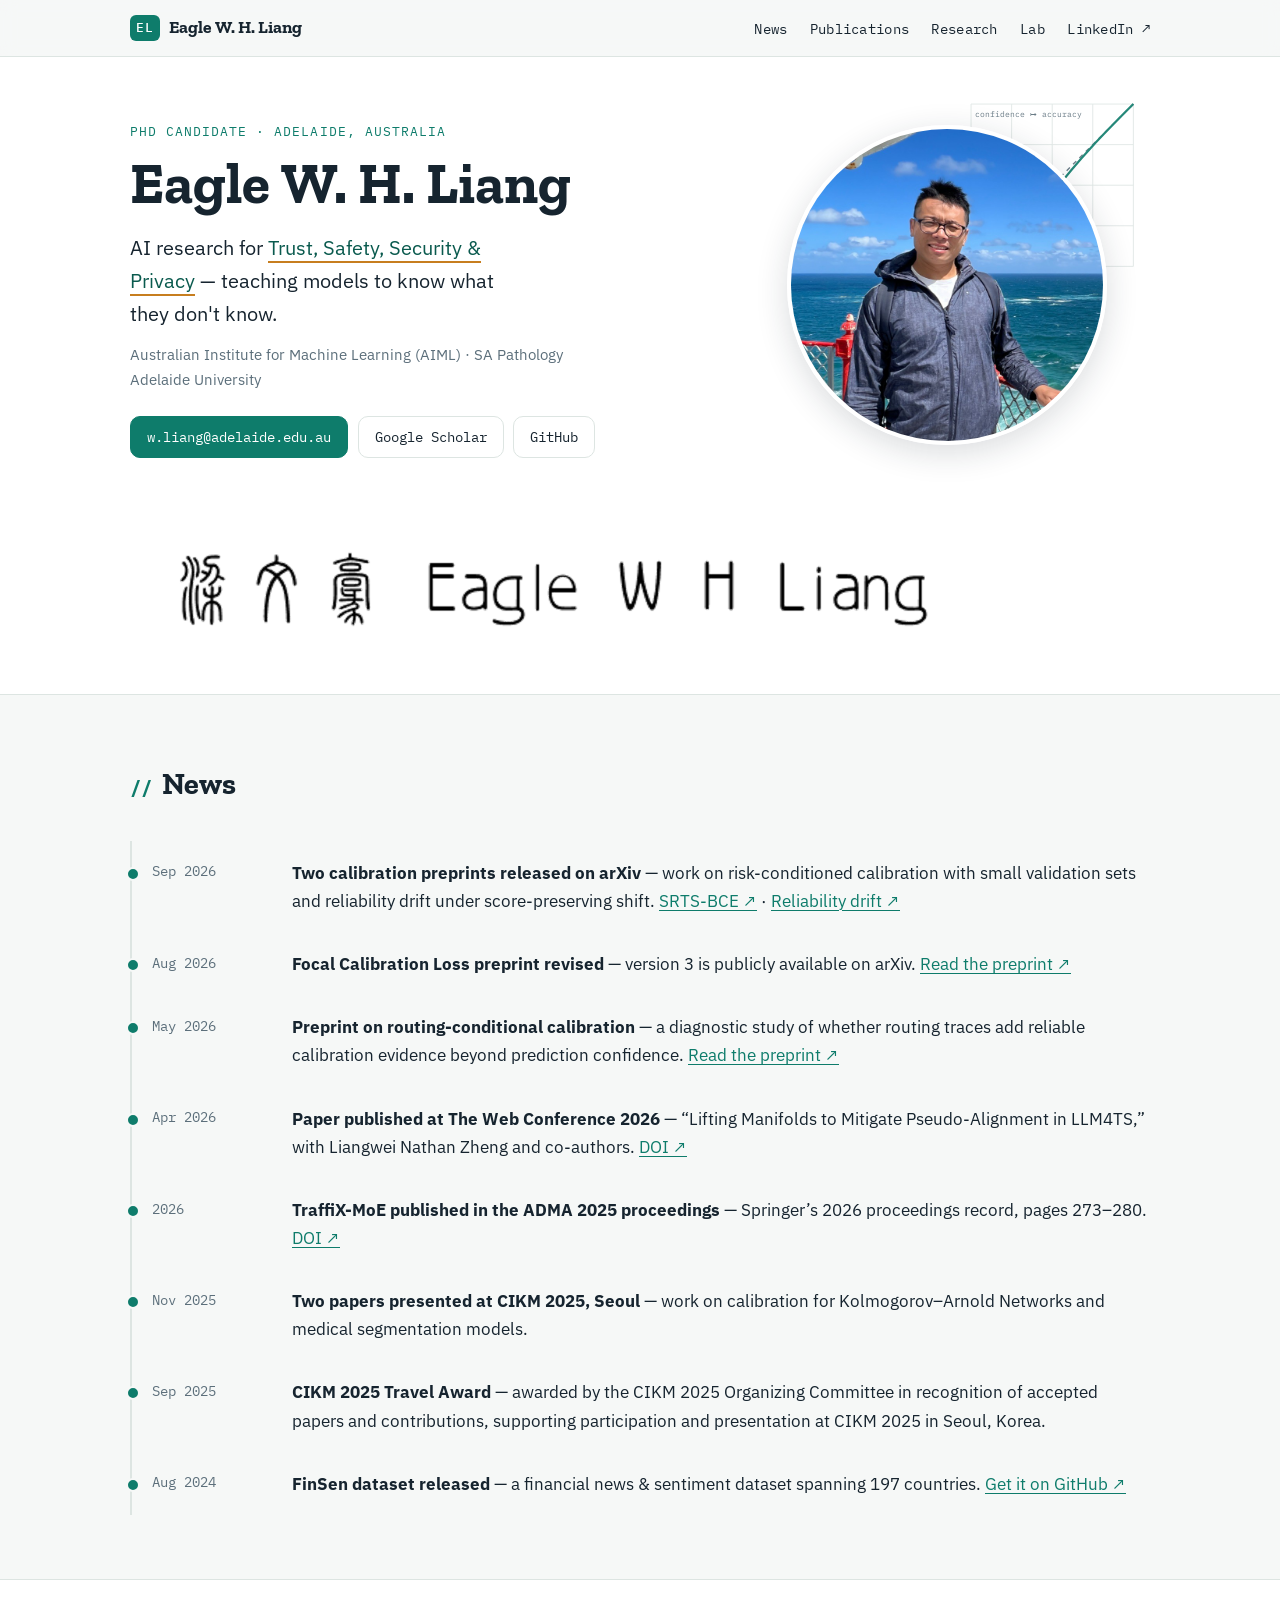
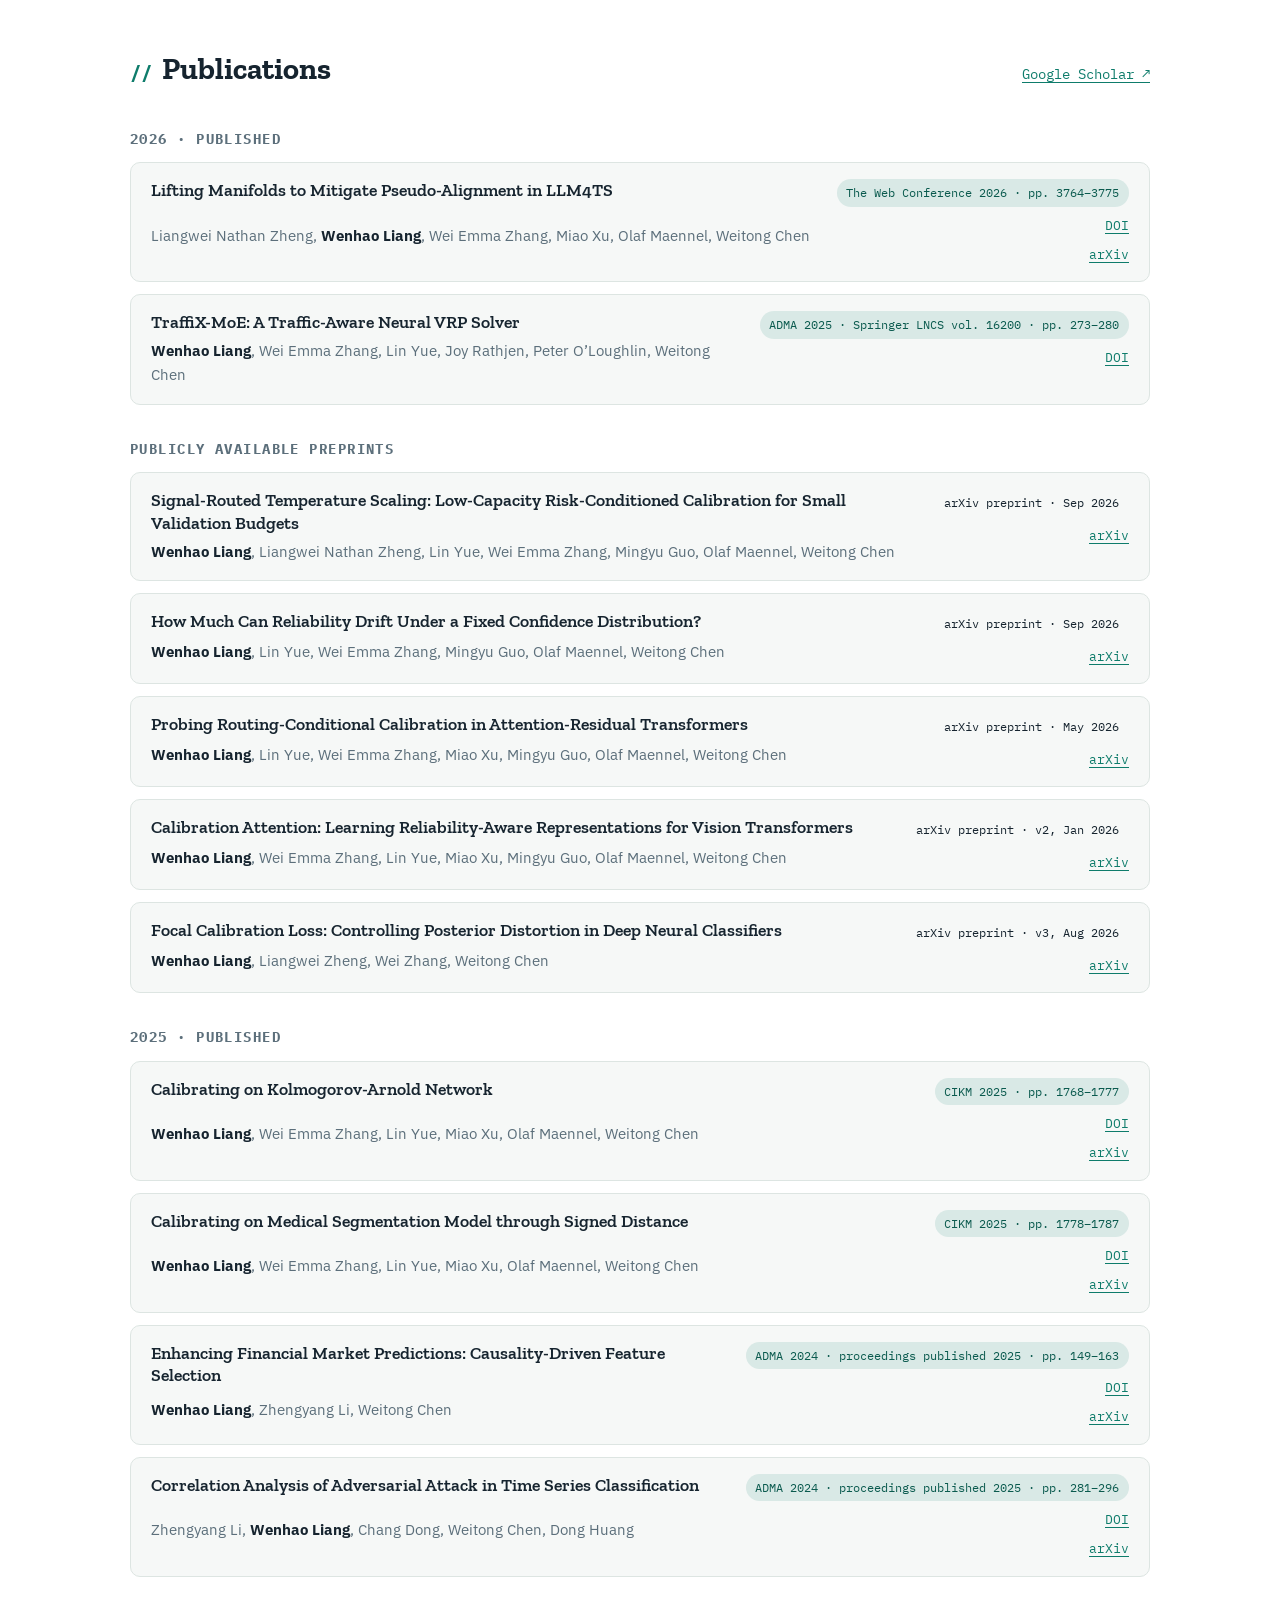
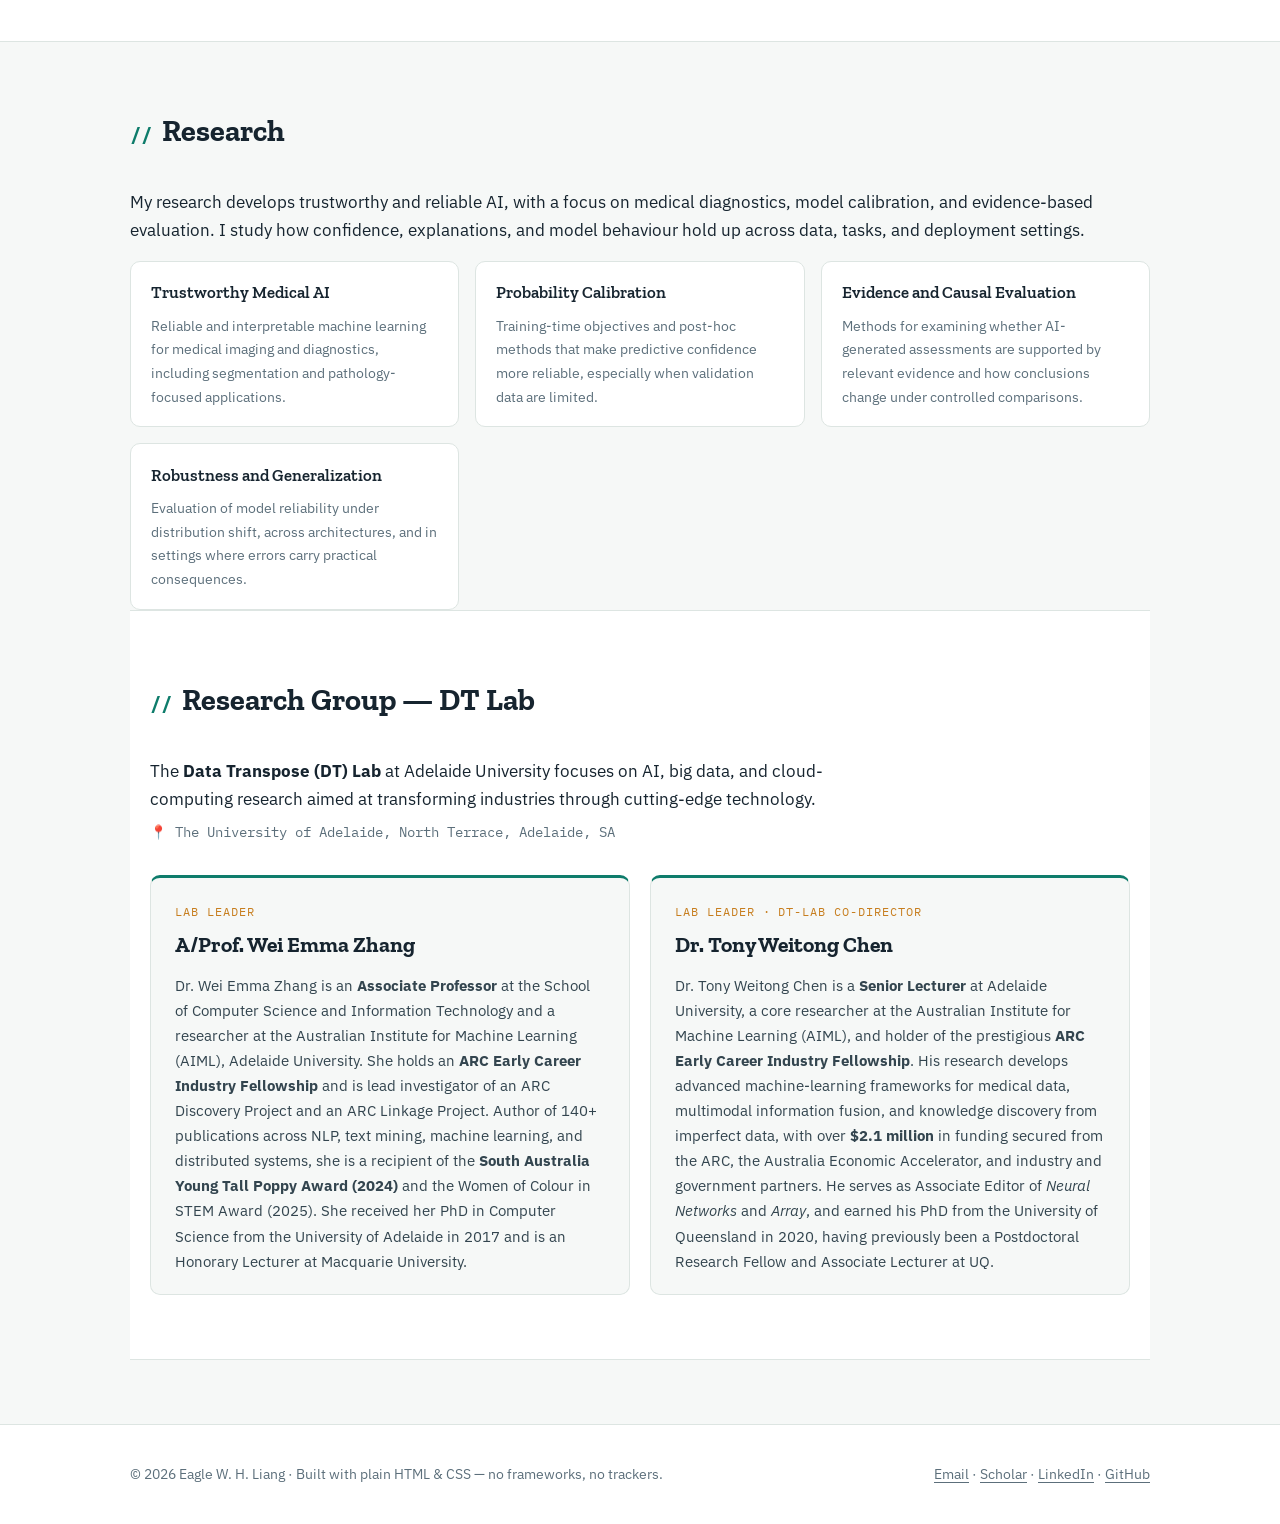
<file: index.html>
<!DOCTYPE html>
<html lang="en">
<head>
  <meta charset="UTF-8">
  <meta name="viewport" content="width=device-width, initial-scale=1">
  <title>Eagle W. H. Liang — AI Research for Trust, Safety, Security &amp; Privacy</title>
  <meta name="description" content="Eagle Wenhao Liang, PhD candidate at the Australian Institute for Machine Learning (AIML), Adelaide University. Research on model calibration, trustworthy machine learning, and AI for health.">
  <meta name="author" content="Eagle W. H. Liang">
  <link rel="icon" href="assets/eagle.jpeg">
  <link rel="canonical" href="https://eaglewhliang.github.io/">

  <!-- Open Graph -->
  <meta property="og:title" content="Eagle W. H. Liang">
  <meta property="og:description" content="PhD Candidate · AI Research for Trust, Safety, Security &amp; Privacy · AIML, Adelaide University">
  <meta property="og:image" content="https://eaglewhliang.github.io/assets/eagle.jpeg">
  <meta property="og:type" content="profile">

  <link rel="preconnect" href="https://fonts.googleapis.com">
  <link rel="preconnect" href="https://fonts.gstatic.com" crossorigin>
  <link href="https://fonts.googleapis.com/css2?family=Zilla+Slab:wght@500;600;700&family=IBM+Plex+Sans:wght@400;500;600&family=IBM+Plex+Mono:wght@400;500&display=swap" rel="stylesheet">
  <link rel="stylesheet" href="styles.css">

  <script type="application/ld+json">
  {
    "@context": "https://schema.org",
    "@type": "Person",
    "name": "Wenhao (Eagle) Liang",
    "alternateName": "Eagle W. H. Liang",
    "jobTitle": "PhD Candidate",
    "affiliation": [
      {"@type": "Organization", "name": "Australian Institute for Machine Learning (AIML), Adelaide University"},
      {"@type": "Organization", "name": "SA Pathology"}
    ],
    "email": "mailto:w.liang@adelaide.edu.au",
    "url": "https://eaglewhliang.github.io/",
    "sameAs": [
      "https://scholar.google.com/citations?user=3f4N-oQAAAAJ",
      "https://www.linkedin.com/in/eagle-w-h-liang-7a3728153/",
      "https://github.com/EagleAdelaide"
    ]
  }
  </script>
</head>
<body>

<a class="skip-link" href="#about">Skip to content</a>

<header class="topbar">
  <nav class="container topbar-inner" aria-label="Main navigation">
    <a class="brand" href="#about"><span class="brand-mark">EL</span> Eagle&nbsp;W.&nbsp;H.&nbsp;Liang</a>
    <input type="checkbox" id="nav-toggle" class="nav-toggle" aria-hidden="true">
    <label for="nav-toggle" class="nav-burger" aria-label="Toggle menu"><span></span><span></span><span></span></label>
    <ul class="nav-links">
      <li><a href="#news">News</a></li>
      <li><a href="#publications">Publications</a></li>
      <li><a href="#research">Research</a></li>
      <li><a href="#lab">Lab</a></li>
      <li><a href="https://www.linkedin.com/in/eagle-w-h-liang-7a3728153/" target="_blank" rel="noopener">LinkedIn ↗</a></li>
    </ul>
  </nav>
</header>

<main>

  <!-- ============ HERO ============ -->
  <section class="hero" id="about">
    <div class="container hero-grid">
      <div class="hero-text">
        <p class="eyebrow">PhD Candidate · Adelaide, Australia</p>
        <h1>Eagle&nbsp;W.&nbsp;H. Liang</h1>
        <p class="hero-sub">AI research for <em>Trust, Safety, Security &amp; Privacy</em> — teaching models to know what they don't know.</p>
        <p class="hero-affil">Australian Institute for Machine Learning (AIML) · SA&nbsp;Pathology<br>Adelaide University</p>
        <div class="hero-actions">
          <a class="btn btn-primary" href="mailto:w.liang@adelaide.edu.au">w.liang@adelaide.edu.au</a>
          <a class="btn" href="https://scholar.google.com/citations?user=3f4N-oQAAAAJ&hl=en" target="_blank" rel="noopener">Google Scholar</a>
          <a class="btn" href="https://github.com/EagleAdelaide" target="_blank" rel="noopener">GitHub</a>
        </div>
      </div>

      <div class="hero-visual">
        <figure class="portrait-frame">
          <!-- Signature: reliability diagram — a nod to my calibration research -->
          <svg class="calib-svg" viewBox="0 0 220 220" aria-hidden="true">
            <g class="calib-grid">
              <line x1="20" y1="200" x2="200" y2="200"/><line x1="20" y1="155" x2="200" y2="155"/>
              <line x1="20" y1="110" x2="200" y2="110"/><line x1="20" y1="65"  x2="200" y2="65"/>
              <line x1="20" y1="20"  x2="200" y2="20"/>
              <line x1="20" y1="20"  x2="20"  y2="200"/><line x1="65" y1="20"  x2="65"  y2="200"/>
              <line x1="110" y1="20" x2="110" y2="200"/><line x1="155" y1="20" x2="155" y2="200"/>
              <line x1="200" y1="20" x2="200" y2="200"/>
            </g>
            <line class="calib-diag" x1="20" y1="200" x2="200" y2="20"/>
            <path class="calib-curve" d="M20,200 C 60,190 80,160 110,120 S 170,50 200,20"/>
            <circle class="calib-dot" cx="110" cy="120" r="4"/>
            <text class="calib-label" x="24" y="34">confidence ↦ accuracy</text>
          </svg>
          <img src="assets/eagle.jpeg" alt="Portrait of Eagle W. H. Liang" width="800" height="800" loading="eager">
        </figure>
      </div>
    </div>
    <div class="container hero-banner">
      <img src="assets/eagleWHLiang_touming_2.png" alt="" width="1456" height="246" loading="lazy">
    </div>
  </section>

  <!-- ============ NEWS ============ -->
  <section class="section" id="news">
    <div class="container">
      <h2 class="section-title"><span class="tick">//</span> News</h2>
      <ol class="timeline">
        <li>
          <span class="tl-date">Sep 2026</span>
          <div class="tl-body">
            <strong>Two calibration preprints released on arXiv</strong> — work on risk-conditioned calibration with small validation sets and reliability drift under score-preserving shift.
            <a href="https://arxiv.org/abs/2609.38936" target="_blank" rel="noopener">SRTS-BCE ↗</a> ·
            <a href="https://arxiv.org/abs/2609.38917" target="_blank" rel="noopener">Reliability drift ↗</a>
          </div>
        </li>
        <li>
          <span class="tl-date">Aug 2026</span>
          <div class="tl-body">
            <strong>Focal Calibration Loss preprint revised</strong> — version 3 is publicly available on arXiv.
            <a href="https://arxiv.org/abs/2410.18321" target="_blank" rel="noopener">Read the preprint ↗</a>
          </div>
        </li>
        <li>
          <span class="tl-date">May 2026</span>
          <div class="tl-body">
            <strong>Preprint on routing-conditional calibration</strong> — a diagnostic study of whether routing traces add reliable calibration evidence beyond prediction confidence.
            <a href="https://arxiv.org/abs/2605.09850" target="_blank" rel="noopener">Read the preprint ↗</a>
          </div>
        </li>
        <li>
          <span class="tl-date">Apr 2026</span>
          <div class="tl-body">
            <strong>Paper published at The Web Conference 2026</strong> — “Lifting Manifolds to Mitigate Pseudo-Alignment in LLM4TS,” with Liangwei Nathan Zheng and co-authors.
            <a href="https://doi.org/10.1145/3774904.3792280" target="_blank" rel="noopener">DOI ↗</a>
          </div>
        </li>
        <li>
          <span class="tl-date">2026</span>
          <div class="tl-body">
            <strong>TraffiX-MoE published in the ADMA 2025 proceedings</strong> — Springer’s 2026 proceedings record, pages 273–280.
            <a href="https://doi.org/10.1007/978-981-95-3462-3_23" target="_blank" rel="noopener">DOI ↗</a>
          </div>
        </li>
        <li>
          <span class="tl-date">Nov 2025</span>
          <div class="tl-body">
            <strong>Two papers presented at CIKM 2025, Seoul</strong> — work on calibration for Kolmogorov–Arnold Networks and medical segmentation models.
          </div>
        </li>
        <li>
          <span class="tl-date">Sep 2025</span>
          <div class="tl-body">
            <strong>CIKM 2025 Travel Award</strong> — awarded by the CIKM 2025 Organizing Committee in
            recognition of accepted papers and contributions, supporting participation and presentation
            at CIKM 2025 in Seoul, Korea.
          </div>
        </li>
        <li>
          <span class="tl-date">Aug 2024</span>
          <div class="tl-body">
            <strong>FinSen dataset released</strong> — a financial news &amp; sentiment dataset spanning 197
            countries. <a href="https://github.com/EagleAdelaide/FinSen_Dataset" target="_blank" rel="noopener">Get it on GitHub&nbsp;↗</a>
          </div>
        </li>
      </ol>
    </div>
  </section>

  <!-- ============ PUBLICATIONS ============ -->
  <section class="section section-alt" id="publications">
    <div class="container">
      <h2 class="section-title"><span class="tick">//</span> Publications
        <a class="title-link" href="https://scholar.google.com/citations?user=3f4N-oQAAAAJ&hl=en" target="_blank" rel="noopener">Google Scholar ↗</a>
      </h2>

      <h3 class="year-label">2026 · Published</h3>
      <ul class="pub-list">
        <li class="pub">
          <div class="pub-main">
            <span class="pub-title">Lifting Manifolds to Mitigate Pseudo-Alignment in LLM4TS</span>
            <span class="pub-authors">Liangwei Nathan Zheng, <strong>Wenhao Liang</strong>, Wei Emma Zhang, Miao Xu, Olaf Maennel, Weitong Chen</span>
          </div>
          <div class="pub-meta">
            <span class="badge badge-conf">The Web Conference 2026 · pp. 3764–3775</span>
            <a class="pub-link" href="https://doi.org/10.1145/3774904.3792280" target="_blank" rel="noopener">DOI</a>
            <a class="pub-link" href="https://arxiv.org/abs/2510.12847" target="_blank" rel="noopener">arXiv</a>
          </div>
        </li>
        <li class="pub">
          <div class="pub-main">
            <span class="pub-title">TraffiX-MoE: A Traffic-Aware Neural VRP Solver</span>
            <span class="pub-authors"><strong>Wenhao Liang</strong>, Wei Emma Zhang, Lin Yue, Joy Rathjen, Peter O’Loughlin, Weitong Chen</span>
          </div>
          <div class="pub-meta">
            <span class="badge badge-conf">ADMA 2025 · Springer LNCS vol. 16200 · pp. 273–280</span>
            <a class="pub-link" href="https://doi.org/10.1007/978-981-95-3462-3_23" target="_blank" rel="noopener">DOI</a>
          </div>
        </li>
      </ul>

      <h3 class="year-label">Publicly available preprints</h3>
      <ul class="pub-list">
        <li class="pub">
          <div class="pub-main">
            <span class="pub-title">Signal-Routed Temperature Scaling: Low-Capacity Risk-Conditioned Calibration for Small Validation Budgets</span>
            <span class="pub-authors"><strong>Wenhao Liang</strong>, Liangwei Nathan Zheng, Lin Yue, Wei Emma Zhang, Mingyu Guo, Olaf Maennel, Weitong Chen</span>
          </div>
          <div class="pub-meta">
            <span class="badge">arXiv preprint · Sep 2026</span>
            <a class="pub-link" href="https://arxiv.org/abs/2609.38936" target="_blank" rel="noopener">arXiv</a>
          </div>
        </li>
        <li class="pub">
          <div class="pub-main">
            <span class="pub-title">How Much Can Reliability Drift Under a Fixed Confidence Distribution?</span>
            <span class="pub-authors"><strong>Wenhao Liang</strong>, Lin Yue, Wei Emma Zhang, Mingyu Guo, Olaf Maennel, Weitong Chen</span>
          </div>
          <div class="pub-meta">
            <span class="badge">arXiv preprint · Sep 2026</span>
            <a class="pub-link" href="https://arxiv.org/abs/2609.38917" target="_blank" rel="noopener">arXiv</a>
          </div>
        </li>
        <li class="pub">
          <div class="pub-main">
            <span class="pub-title">Probing Routing-Conditional Calibration in Attention-Residual Transformers</span>
            <span class="pub-authors"><strong>Wenhao Liang</strong>, Lin Yue, Wei Emma Zhang, Miao Xu, Mingyu Guo, Olaf Maennel, Weitong Chen</span>
          </div>
          <div class="pub-meta">
            <span class="badge">arXiv preprint · May 2026</span>
            <a class="pub-link" href="https://arxiv.org/abs/2605.09850" target="_blank" rel="noopener">arXiv</a>
          </div>
        </li>
        <li class="pub">
          <div class="pub-main">
            <span class="pub-title">Calibration Attention: Learning Reliability-Aware Representations for Vision Transformers</span>
            <span class="pub-authors"><strong>Wenhao Liang</strong>, Wei Emma Zhang, Lin Yue, Miao Xu, Mingyu Guo, Olaf Maennel, Weitong Chen</span>
          </div>
          <div class="pub-meta">
            <span class="badge">arXiv preprint · v2, Jan 2026</span>
            <a class="pub-link" href="https://arxiv.org/abs/2508.08547" target="_blank" rel="noopener">arXiv</a>
          </div>
        </li>
        <li class="pub">
          <div class="pub-main">
            <span class="pub-title">Focal Calibration Loss: Controlling Posterior Distortion in Deep Neural Classifiers</span>
            <span class="pub-authors"><strong>Wenhao Liang</strong>, Liangwei Zheng, Wei Zhang, Weitong Chen</span>
          </div>
          <div class="pub-meta">
            <span class="badge">arXiv preprint · v3, Aug 2026</span>
            <a class="pub-link" href="https://arxiv.org/abs/2410.18321" target="_blank" rel="noopener">arXiv</a>
          </div>
        </li>
      </ul>

      <h3 class="year-label">2025 · Published</h3>
      <ul class="pub-list">
        <li class="pub">
          <div class="pub-main">
            <span class="pub-title">Calibrating on Kolmogorov-Arnold Network</span>
            <span class="pub-authors"><strong>Wenhao Liang</strong>, Wei Emma Zhang, Lin Yue, Miao Xu, Olaf Maennel, Weitong Chen</span>
          </div>
          <div class="pub-meta">
            <span class="badge badge-conf">CIKM 2025 · pp. 1768–1777</span>
            <a class="pub-link" href="https://doi.org/10.1145/3746252.3761013" target="_blank" rel="noopener">DOI</a>
            <a class="pub-link" href="https://arxiv.org/abs/2503.01195" target="_blank" rel="noopener">arXiv</a>
          </div>
        </li>
        <li class="pub">
          <div class="pub-main">
            <span class="pub-title">Calibrating on Medical Segmentation Model through Signed Distance</span>
            <span class="pub-authors"><strong>Wenhao Liang</strong>, Wei Emma Zhang, Lin Yue, Miao Xu, Olaf Maennel, Weitong Chen</span>
          </div>
          <div class="pub-meta">
            <span class="badge badge-conf">CIKM 2025 · pp. 1778–1787</span>
            <a class="pub-link" href="https://doi.org/10.1145/3746252.3761101" target="_blank" rel="noopener">DOI</a>
            <a class="pub-link" href="https://arxiv.org/abs/2503.05107" target="_blank" rel="noopener">arXiv</a>
          </div>
        </li>
        <li class="pub">
          <div class="pub-main">
            <span class="pub-title">Enhancing Financial Market Predictions: Causality-Driven Feature Selection</span>
            <span class="pub-authors"><strong>Wenhao Liang</strong>, Zhengyang Li, Weitong Chen</span>
          </div>
          <div class="pub-meta">
            <span class="badge badge-conf">ADMA 2024 · proceedings published 2025 · pp. 149–163</span>
            <a class="pub-link" href="https://doi.org/10.1007/978-981-96-0811-9_11" target="_blank" rel="noopener">DOI</a>
            <a class="pub-link" href="https://arxiv.org/abs/2408.01005" target="_blank" rel="noopener">arXiv</a>
          </div>
        </li>
        <li class="pub">
          <div class="pub-main">
            <span class="pub-title">Correlation Analysis of Adversarial Attack in Time Series Classification</span>
            <span class="pub-authors">Zhengyang Li, <strong>Wenhao Liang</strong>, Chang Dong, Weitong Chen, Dong Huang</span>
          </div>
          <div class="pub-meta">
            <span class="badge badge-conf">ADMA 2024 · proceedings published 2025 · pp. 281–296</span>
            <a class="pub-link" href="https://doi.org/10.1007/978-981-96-0840-9_20" target="_blank" rel="noopener">DOI</a>
            <a class="pub-link" href="https://arxiv.org/abs/2408.11264" target="_blank" rel="noopener">arXiv</a>
          </div>
        </li>
      </ul>

    </div>
  </section>

  <!-- ============ RESEARCH SCOPE ============ -->
  <section class="section" id="research">
    <div class="container">
      <h2 class="section-title"><span class="tick">//</span> Research</h2>
      <p class="research-intro">My research develops trustworthy and reliable AI, with a focus on medical diagnostics, model calibration, and evidence-based evaluation. I study how confidence, explanations, and model behaviour hold up across data, tasks, and deployment settings.</p>
      <div class="topic-grid">
        <div class="topic"><h4>Trustworthy Medical AI</h4><p>Reliable and interpretable machine learning for medical imaging and diagnostics, including segmentation and pathology-focused applications.</p></div>
        <div class="topic"><h4>Probability Calibration</h4><p>Training-time objectives and post-hoc methods that make predictive confidence more reliable, especially when validation data are limited.</p></div>
        <div class="topic"><h4>Evidence and Causal Evaluation</h4><p>Methods for examining whether AI-generated assessments are supported by relevant evidence and how conclusions change under controlled comparisons.</p></div>
        <div class="topic"><h4>Robustness and Generalization</h4><p>Evaluation of model reliability under distribution shift, across architectures, and in settings where errors carry practical consequences.</p></div>
      </div>


  <!-- ============ RESEARCH GROUP ============ -->
  <section class="section section-alt" id="lab">
    <div class="container">
      <h2 class="section-title"><span class="tick">//</span> Research Group — DT Lab</h2>
      <p class="lab-intro">
        The <strong>Data Transpose (DT) Lab</strong> at Adelaide University focuses on AI, big data,
        and cloud-computing research aimed at transforming industries through cutting-edge technology.
        <span class="lab-loc">📍 The University of Adelaide, North Terrace, Adelaide, SA</span>
      </p>

      <div class="leader-grid">
        <article class="leader-card">
          <p class="leader-role">Lab Leader</p>
          <h3>A/Prof. Wei Emma Zhang</h3>
          <p>
            Dr. Wei Emma Zhang is an <strong>Associate Professor</strong> at the School of Computer Science and
            Information Technology and a researcher at the Australian Institute for Machine Learning (AIML),
            Adelaide University. She holds an <strong>ARC Early Career Industry Fellowship</strong> and is lead
            investigator of an ARC Discovery Project and an ARC Linkage Project. Author of 140+ publications
            across NLP, text mining, machine learning, and distributed systems, she is a recipient of the
            <strong>South Australia Young Tall Poppy Award (2024)</strong> and the Women of Colour in STEM Award
            (2025). She received her PhD in Computer Science from the University of Adelaide in 2017 and is an
            Honorary Lecturer at Macquarie University.
          </p>
        </article>

        <article class="leader-card">
          <p class="leader-role">Lab Leader · DT-Lab Co-Director</p>
          <h3>Dr. Tony Weitong Chen</h3>
          <p>
            Dr. Tony Weitong Chen is a <strong>Senior Lecturer</strong> at Adelaide University, a core researcher
            at the Australian Institute for Machine Learning (AIML), and holder of the prestigious
            <strong>ARC Early Career Industry Fellowship</strong>. His research develops advanced machine-learning
            frameworks for medical data, multimodal information fusion, and knowledge discovery from imperfect
            data, with over <strong>$2.1&nbsp;million</strong> in funding secured from the ARC, the Australia
            Economic Accelerator, and industry and government partners. He serves as Associate Editor of
            <em>Neural Networks</em> and <em>Array</em>, and earned his PhD from the University of Queensland
            in 2020, having previously been a Postdoctoral Research Fellow and Associate Lecturer at UQ.
          </p>
        </article>
      </div>
    </div>
  </section>

</main>

<footer class="footer">
  <div class="container footer-inner">
    <p>© <span id="yr">2026</span> Eagle W. H. Liang · Built with plain HTML &amp; CSS — no frameworks, no trackers.</p>
    <p>
      <a href="mailto:w.liang@adelaide.edu.au">Email</a> ·
      <a href="https://scholar.google.com/citations?user=3f4N-oQAAAAJ&hl=en" target="_blank" rel="noopener">Scholar</a> ·
      <a href="https://www.linkedin.com/in/eagle-w-h-liang-7a3728153/" target="_blank" rel="noopener">LinkedIn</a> ·
      <a href="https://github.com/EagleAdelaide" target="_blank" rel="noopener">GitHub</a>
    </p>
  </div>
</footer>

<script>document.getElementById('yr').textContent = new Date().getFullYear();</script>
</body>
</html>
</file>
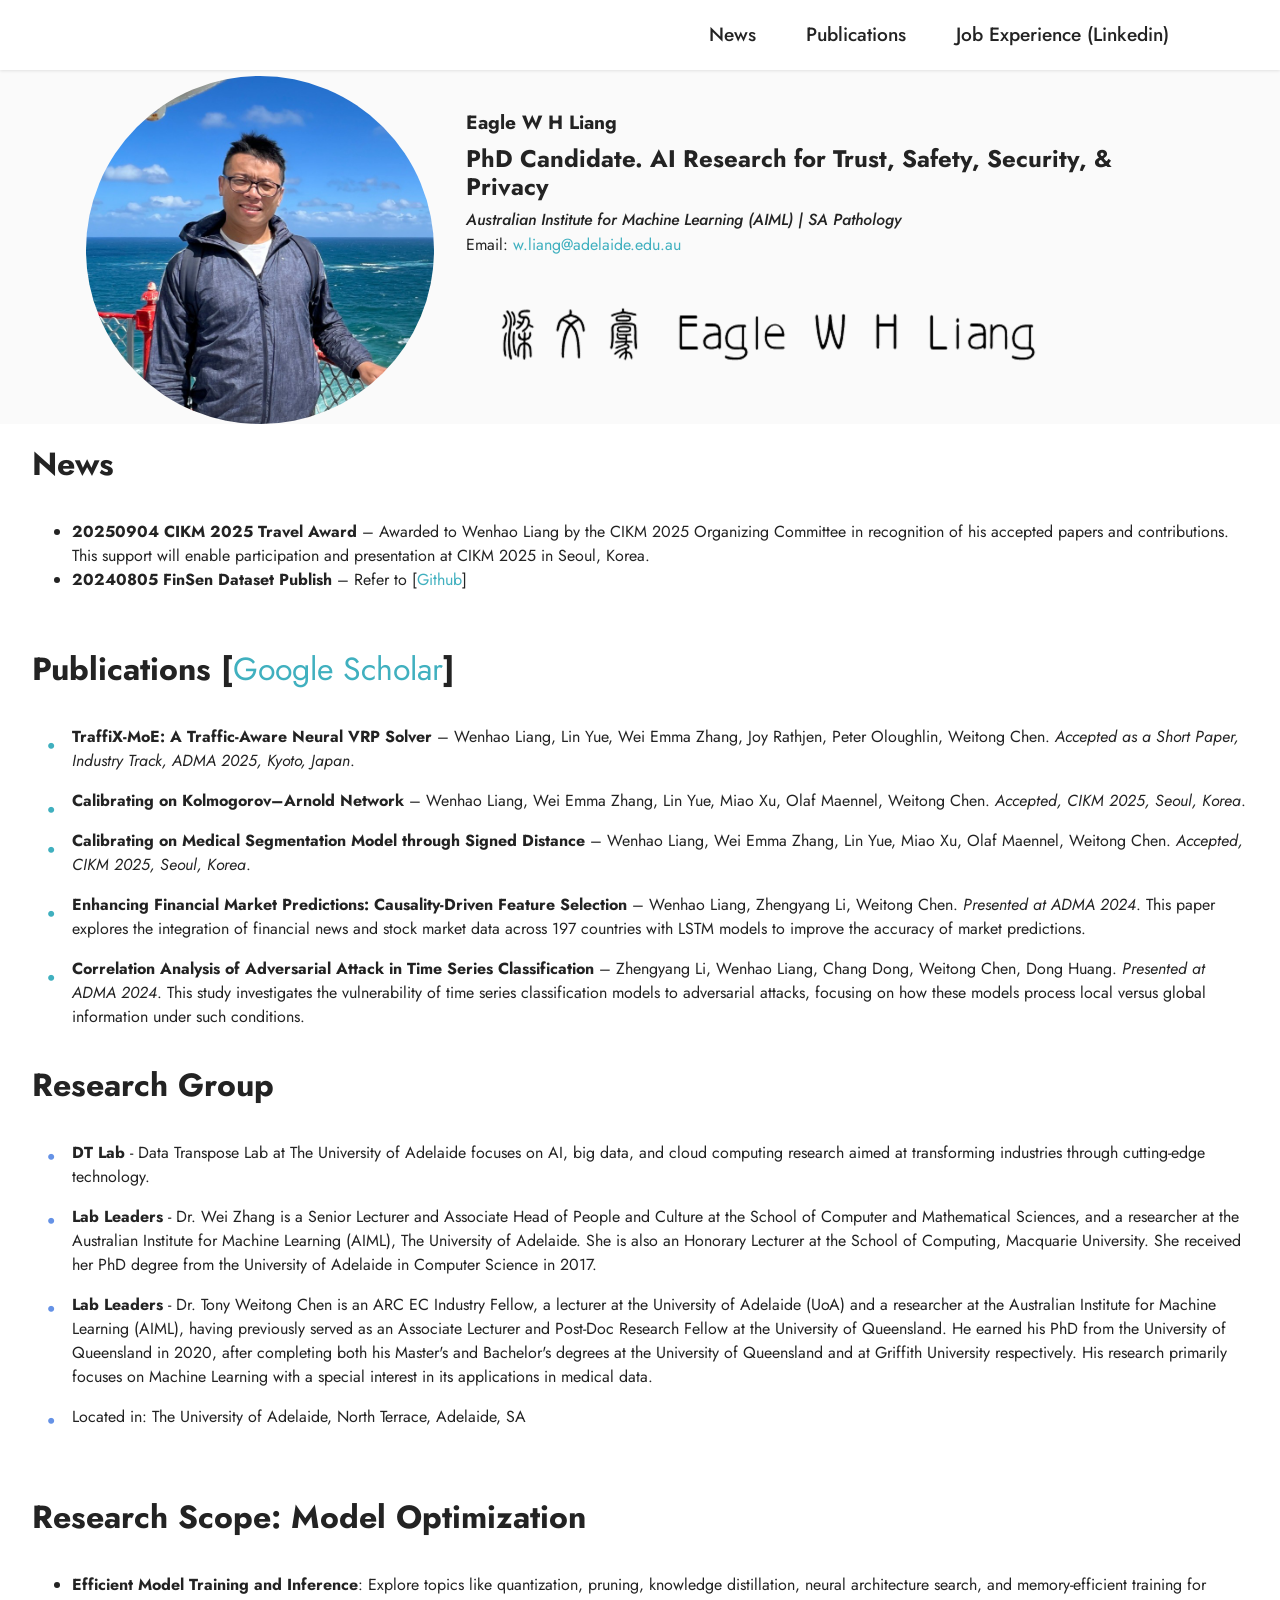
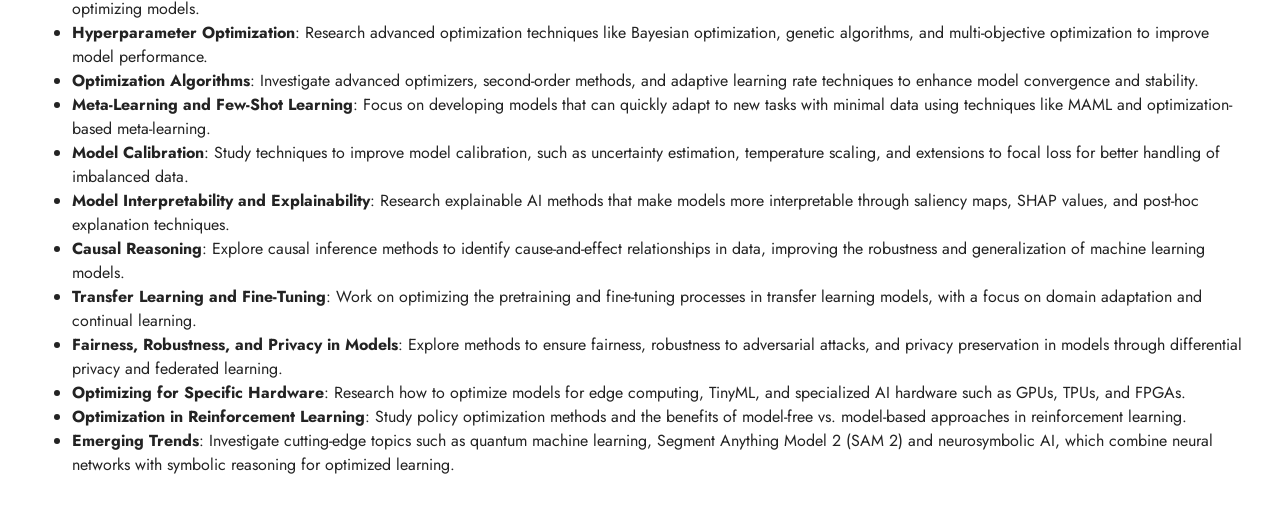
<file: index_backup.html>
<!DOCTYPE html>
<html>

<head>
    <meta charset="UTF-8">
    <meta http-equiv="X-Compatible" content="IE=edge">
    <meta name="generator" content="Mobirise v5.3.0, mobirise.com">
    <meta name="viewport" content="width=device-width, initial-scale=1, minimum-scale=1">
    <link rel="shortcut icon" href="assets/eagle.jpeg" type="image/x-icon">
    <meta name="description" content="Eagle W H Liang">

    <title>Eagle W H Liang</title>
    <link rel="stylesheet" href="assets/tether/tether.min.css">
    <link rel="stylesheet" href="assets/bootstrap/css/bootstrap.min.css">
    <link rel="stylesheet" href="assets/bootstrap/css/bootstrap-grid.min.css">
    <link rel="stylesheet" href="assets/bootstrap/css/bootstrap-reboot.min.css">
    <link rel="stylesheet" href="assets/web/assets/gdpr-plugin/gdpr-styles.css">
    <link rel="stylesheet" href="assets/dropdown/css/style.css">
    <link rel="stylesheet" href="assets/socicon/css/styles.css">
    <link rel="stylesheet" href="assets/theme/css/style.css">
    <link rel="preload" as="style" href="assets/mobirise/css/mbr-additional.css">
    <link rel="stylesheet" href="assets/mobirise/css/mbr-additional.css" type="text/css">
</head>

<body>
    <section class="menu menu1 cid-sqgBPO4NXS" once="menu" id="menu1-y">
        <nav class="navbar navbar-dropdown navbar-fixed-top navbar-expand-lg">
            <div class="container">
                <button class="navbar-toggler" type="button" data-toggle="collapse" data-target="#navbarSupportedContent" aria-controls="navbarNavAltMarkup" aria-expanded="false" aria-label="Toggle navigation">
                    <div class="hamburger">
                        <span></span>
                        <span></span>
                        <span></span>
                        <span></span>
                    </div>
                </button>
                <div class="collapse navbar-collapse" id="navbarSupportedContent">
                    <ul class="navbar-nav nav-dropdown nav-right" data-app-modern-menu="true">
                        <li class="nav-item"><a class="nav-link link text-black text-primary display-4" href="#content8-q">News</a></li>
                        <li class="nav-item"><a class="nav-link link text-black text-primary display-4" href="#content14-s">Publications</a></li>
                        <li class="nav-item"><a class="nav-link link text-black text-primary display-4" href="https://www.linkedin.com/in/eagle-w-h-liang-7a3728153/" target="_blank">Job Experience (Linkedin) </a></li>
                    </ul>
                </div>
            </div>
        </nav>
    </section>

<section class="team2 cid-sqbFVr6z4T" id="team2-o">
    <div class="container">
        <div class="row align-items-center">
            <div class="col-md-4">
                <img src="assets/eagle.jpeg" alt="Eagle W H Liang" class="img-fluid rounded-circle">
            </div>
            <div class="col-md-8">
                <h1 class="display-4"><strong>Eagle W H Liang</strong></h1>
                <h2 class="h4"><strong>PhD Candidate. AI Research for Trust, Safety, Security, & Privacy </strong></h2>
                <h3 class="h6"><em>Australian Institute for Machine Learning (AIML) | SA Pathology</em></h3>
                <p>Email: <a href="mailto:w.liang@adelaide.edu.au">w.liang@adelaide.edu.au</a></p>
                <!-- Add the new image below the email -->
                <img src="assets/eagleWHLiang_touming_2.png" alt="Additional Photo" class="img-fluid mt-3">
            </div>
        </div>
    </div>
</section>

<section class="content8 cid-sqbGOVxCZl" id="content8-q">
    <div class="container-fluid">
        <div class="row justify-content-center">
            <div class="col-md-12">
                <h4 class="mbr-section-title mbr-fonts-style mb-4 display-5"><strong>News</strong></h4>
                <ul class="list mbr-fonts-style display-7">
                    <li>
                        <strong>20250904 CIKM 2025 Travel Award</strong> – 
                        Awarded to Wenhao Liang by the CIKM 2025 Organizing Committee in recognition of his accepted papers and contributions. 
                        This support will enable participation and presentation at CIKM 2025 in Seoul, Korea.
                    </li>
                    <li>
                        <strong>20240805 FinSen Dataset Publish</strong> – 
                        Refer to [<a href="https://github.com/EagleAdelaide/FinSen_Dataset" class="text-primary" target="_blank">Github</a>]
                    </li>
                </ul>
            </div>
        </div>
    </div>
</section>


<section class="content14 cid-sqbH2OZFpg" id="content14-s">
    <div class="container-fluid">
        <div class="row justify-content-center">
            <div class="col-md-12">
                <h3 class="mbr-section-title mbr-fonts-style mb-4 display-5">
                    <strong>Publications [<a href="https://scholar.google.com/citations?user=3f4N-oQAAAAJ&hl=en" class="text-primary">Google Scholar</a>]</strong>
                </h3>
                <ul class="list mbr-fonts-style display-7">

                    <!-- Newly Accepted Papers -->
                    <li>
                        <strong>TraffiX-MoE: A Traffic-Aware Neural VRP Solver</strong> – 
                        Wenhao Liang, Lin Yue, Wei Emma Zhang, Joy Rathjen, Peter Oloughlin, Weitong Chen. 
                        <em>Accepted as a Short Paper, Industry Track, ADMA 2025, Kyoto, Japan</em>.
                    </li>
                    <li>
                        <strong>Calibrating on Kolmogorov–Arnold Network</strong> – 
                        Wenhao Liang, Wei Emma Zhang, Lin Yue, Miao Xu, Olaf Maennel, Weitong Chen. 
                        <em>Accepted, CIKM 2025, Seoul, Korea</em>.
                    </li>
                    <li>
                        <strong>Calibrating on Medical Segmentation Model through Signed Distance</strong> – 
                        Wenhao Liang, Wei Emma Zhang, Lin Yue, Miao Xu, Olaf Maennel, Weitong Chen. 
                        <em>Accepted, CIKM 2025, Seoul, Korea</em>.
                    </li>

                    <!-- Previous Publications -->
                    <li>
                        <strong>Enhancing Financial Market Predictions: Causality-Driven Feature Selection</strong> – 
                        Wenhao Liang, Zhengyang Li, Weitong Chen. 
                        <em>Presented at ADMA 2024</em>. 
                        This paper explores the integration of financial news and stock market data across 197 countries with LSTM models to improve the accuracy of market predictions.
                    </li>
                    <li>
                        <strong>Correlation Analysis of Adversarial Attack in Time Series Classification</strong> – 
                        Zhengyang Li, Wenhao Liang, Chang Dong, Weitong Chen, Dong Huang. 
                        <em>Presented at ADMA 2024</em>. 
                        This study investigates the vulnerability of time series classification models to adversarial attacks, focusing on how these models process local versus global information under such conditions.
                    </li>
                </ul>
            </div>
        </div>
    </div>
</section>

    </section>

    <section class="content8 cid-sqgLXsVjXE" id="content8-10">
        <div class="container-fluid">
            <div class="row justify-content-center">
                <div class="counter-container col-md-12 col-lg-12">
                    <h4 class="mbr-section-title mbr-fonts-style mb-4 display-5"><strong>Research Group</strong></h4>
                    <ul class="list mbr-fonts-style display-7">
                        <li><strong>DT Lab</strong> - Data Transpose Lab at The University of Adelaide focuses on AI, big data, and cloud computing research aimed at transforming industries through cutting-edge technology.</li>
                        <li><strong>Lab Leaders</strong> - Dr. Wei Zhang is a Senior Lecturer and Associate Head of People and Culture at the School of Computer and Mathematical Sciences, and a researcher at the Australian Institute for Machine Learning (AIML), The University of Adelaide. She is also an Honorary Lecturer at the School of Computing, Macquarie University. She received her PhD degree from the University of Adelaide in Computer Science in 2017.</li>
                        <li><strong>Lab Leaders</strong> - Dr. Tony Weitong Chen is an ARC EC Industry Fellow, a lecturer at the University of Adelaide (UoA) and a researcher at the Australian Institute for Machine Learning (AIML), having previously served as an Associate Lecturer and Post-Doc Research Fellow at the University of Queensland. He earned his PhD from the University of Queensland in 2020, after completing both his Master's and Bachelor's degrees at the University of Queensland and at Griffith University respectively. His research primarily focuses on Machine Learning with a special interest in its applications in medical data.</li>
                        <li>Located in: The University of Adelaide, North Terrace, Adelaide, SA</li>
<!--                         <li>Email: dt-lab@adelaide.edu.au</li> -->
<!--                         <li>Website: <a href="https://www.adelaide.edu.au/dt-lab">www.adelaide.edu.au/dt-lab</a></li> -->
                    </ul>
                </div>
<!--                 <div class="counter-container col-md-12 col-lg-12">
                    <h4 class="mbr-section-title mbr-fonts-style mb-4 display-5"><strong>Alumni</strong></h4>
                    <ul class="list mbr-fonts-style display-7">
<!--                                 <li><strong>John Doe</strong> - Graduated in 2022, now working as a Data Scientist at XYZ Corporation.</li> -->
<!--                                 <li><strong>Jane Smith</strong> - Completed PhD in AI, currently leading research at ABC Lab. 
                                    <a href="https://www.linkedin.com/in/janesmith" target="_blank">LinkedIn</a></li>
                                <li><strong>Michael Lee</strong> - Graduated in 2021, Software Engineer at DEF Tech. 
                                    <a href="https://www.linkedin.com/in/michaellee" target="_blank">LinkedIn</a></li> -->
                    </ul>
                </div>
            </div>
        </div>
    </section>

    <section class="content8 cid-sqbGOVxCZl" id="content8-q">
    <div class="container-fluid">
        <div class="row justify-content-center">
            <div class="col-md-12">
                <h4 class="mbr-section-title mbr-fonts-style mb-4 display-5"><strong>Research Scope: Model Optimization</strong></h4>
                <ul class="list mbr-fonts-style display-7">
                    <li><strong>Efficient Model Training and Inference</strong>: Explore topics like quantization, pruning, knowledge distillation, neural architecture search, and memory-efficient training for optimizing models.</li>
                    <li><strong>Hyperparameter Optimization</strong>: Research advanced optimization techniques like Bayesian optimization, genetic algorithms, and multi-objective optimization to improve model performance.</li>
                    <li><strong>Optimization Algorithms</strong>: Investigate advanced optimizers, second-order methods, and adaptive learning rate techniques to enhance model convergence and stability.</li>
                    <li><strong>Meta-Learning and Few-Shot Learning</strong>: Focus on developing models that can quickly adapt to new tasks with minimal data using techniques like MAML and optimization-based meta-learning.</li>
                    <li><strong>Model Calibration</strong>: Study techniques to improve model calibration, such as uncertainty estimation, temperature scaling, and extensions to focal loss for better handling of imbalanced data.</li>
                    <li><strong>Model Interpretability and Explainability</strong>: Research explainable AI methods that make models more interpretable through saliency maps, SHAP values, and post-hoc explanation techniques.</li>
                    <li><strong>Causal Reasoning</strong>: Explore causal inference methods to identify cause-and-effect relationships in data, improving the robustness and generalization of machine learning models.</li>
                    <li><strong>Transfer Learning and Fine-Tuning</strong>: Work on optimizing the pretraining and fine-tuning processes in transfer learning models, with a focus on domain adaptation and continual learning.</li>
                    <li><strong>Fairness, Robustness, and Privacy in Models</strong>: Explore methods to ensure fairness, robustness to adversarial attacks, and privacy preservation in models through differential privacy and federated learning.</li>
                    <li><strong>Optimizing for Specific Hardware</strong>: Research how to optimize models for edge computing, TinyML, and specialized AI hardware such as GPUs, TPUs, and FPGAs.</li>
                    <li><strong>Optimization in Reinforcement Learning</strong>: Study policy optimization methods and the benefits of model-free vs. model-based approaches in reinforcement learning.</li>
                    <li><strong>Emerging Trends</strong>: Investigate cutting-edge topics such as quantum machine learning, Segment Anything Model 2 (SAM 2) and neurosymbolic AI, which combine neural networks with symbolic reasoning for optimized learning.</li>
                </ul>
            </div>
        </div>
    </div>
</section>

</body>
</html>
</file>
<file: styles.css>
/* ==========================================================================
   Eagle W. H. Liang — personal site
   Palette: ink slate + calibrated teal, amber reserved for the reliability
   curve motif. Type: Zilla Slab (display) / IBM Plex Sans (body) /
   IBM Plex Mono (labels & dates).
   ========================================================================== */

:root {
  --ink:    #16242f;
  --muted:  #5c6f7b;
  --paper:  #f6f8f7;
  --panel:  #ffffff;
  --teal:   #0e7c6b;
  --teal-d: #0a5a4e;
  --amber:  #c77e1f;
  --line:   #dde5e2;
  --radius: 10px;
  --font-display: "Zilla Slab", Georgia, serif;
  --font-body: "IBM Plex Sans", -apple-system, "Segoe UI", sans-serif;
  --font-mono: "IBM Plex Mono", ui-monospace, "SF Mono", monospace;
}

* { box-sizing: border-box; }
html { scroll-behavior: smooth; scroll-padding-top: 5rem; }
@media (prefers-reduced-motion: reduce) {
  html { scroll-behavior: auto; }
  *, *::before, *::after { animation: none !important; transition: none !important; }
}

body {
  margin: 0;
  font-family: var(--font-body);
  font-size: 1.0625rem;
  line-height: 1.65;
  color: var(--ink);
  background: var(--paper);
  -webkit-font-smoothing: antialiased;
}

.container { max-width: 1060px; margin-inline: auto; padding-inline: 1.25rem; }

a { color: var(--teal); text-decoration-thickness: 1px; text-underline-offset: 3px; }
a:hover { color: var(--teal-d); }
a:focus-visible, button:focus-visible, label:focus-visible {
  outline: 2px solid var(--teal); outline-offset: 3px; border-radius: 3px;
}

.skip-link {
  position: absolute; left: -9999px; top: 0; background: var(--ink); color: #fff;
  padding: .5rem 1rem; z-index: 100;
}
.skip-link:focus { left: .5rem; top: .5rem; }

/* ---------- Top bar ---------- */
.topbar {
  position: sticky; top: 0; z-index: 50;
  background: color-mix(in srgb, var(--paper) 88%, transparent);
  backdrop-filter: blur(8px);
  border-bottom: 1px solid var(--line);
}
.topbar-inner { display: flex; align-items: center; justify-content: space-between; min-height: 3.5rem; }
.brand {
  font-family: var(--font-display); font-weight: 700; font-size: 1.1rem;
  color: var(--ink); text-decoration: none; display: flex; align-items: center; gap: .55rem;
}
.brand-mark {
  font-family: var(--font-mono); font-size: .8rem; font-weight: 500;
  background: var(--teal); color: #fff; padding: .15rem .4rem; border-radius: 6px; letter-spacing: .05em;
}
.nav-links { display: flex; gap: 1.4rem; list-style: none; margin: 0; padding: 0; }
.nav-links a {
  font-family: var(--font-mono); font-size: .85rem; color: var(--ink);
  text-decoration: none; letter-spacing: .02em;
}
.nav-links a:hover { color: var(--teal); }
.nav-toggle, .nav-burger { display: none; }

@media (max-width: 720px) {
  .nav-burger {
    display: flex; flex-direction: column; gap: 4px; cursor: pointer; padding: .5rem;
  }
  .nav-burger span { width: 20px; height: 2px; background: var(--ink); display: block; }
  .nav-links {
    display: none; position: absolute; top: 100%; left: 0; right: 0;
    flex-direction: column; gap: 0; background: var(--panel);
    border-bottom: 1px solid var(--line); padding: .5rem 1.25rem 1rem;
  }
  .nav-links li { padding: .5rem 0; }
  .nav-toggle:checked ~ .nav-links { display: flex; }
}

/* ---------- Hero ---------- */
.hero { padding: 4rem 0 1.5rem; border-bottom: 1px solid var(--line); background: var(--panel); }
.hero-grid {
  display: grid; grid-template-columns: 1.25fr .9fr; gap: 3rem; align-items: center;
}
.eyebrow {
  font-family: var(--font-mono); font-size: .8rem; letter-spacing: .08em;
  text-transform: uppercase; color: var(--teal); margin: 0 0 .75rem;
}
.hero h1 {
  font-family: var(--font-display); font-weight: 700;
  font-size: clamp(2.4rem, 5.5vw, 3.6rem); line-height: 1.05; margin: 0 0 1rem;
}
.hero-sub { font-size: 1.25rem; margin: 0 0 .75rem; max-width: 32ch; }
.hero-sub em { color: var(--teal-d); font-style: normal; border-bottom: 2px solid var(--amber); }
.hero-affil { color: var(--muted); font-size: .95rem; margin: 0 0 1.5rem; }
.hero-actions { display: flex; flex-wrap: wrap; gap: .6rem; }
.btn {
  display: inline-block; font-family: var(--font-mono); font-size: .85rem;
  padding: .55rem 1rem; border: 1px solid var(--line); border-radius: var(--radius);
  color: var(--ink); text-decoration: none; background: var(--panel);
  transition: border-color .15s, transform .15s;
}
.btn:hover { border-color: var(--teal); transform: translateY(-1px); color: var(--teal-d); }
.btn-primary { background: var(--teal); border-color: var(--teal); color: #fff; }
.btn-primary:hover { background: var(--teal-d); color: #fff; }

.hero-visual { display: flex; justify-content: center; }
.portrait-frame { position: relative; margin: 0; width: min(320px, 80%); }
.portrait-frame img {
  width: 100%; height: auto; border-radius: 50%;
  border: 4px solid var(--panel);
  box-shadow: 0 8px 32px rgba(22, 36, 47, .16);
  position: relative; z-index: 1;
}
.calib-svg {
  position: absolute; inset: -12% -14% auto auto; width: 62%; z-index: 0; opacity: .9;
}
.calib-grid line { stroke: var(--line); stroke-width: 1; }
.calib-diag { stroke: var(--muted); stroke-width: 1.5; stroke-dasharray: 5 5; }
.calib-curve { stroke: var(--teal); stroke-width: 2.5; fill: none; }
.calib-dot { fill: var(--amber); }
.calib-label { font-family: var(--font-mono); font-size: 9px; fill: var(--muted); }

.hero-banner { margin-top: 2.5rem; }
.hero-banner img { width: 100%; height: auto; display: block; }

@media (max-width: 840px) {
  .hero-grid { grid-template-columns: 1fr; gap: 2rem; }
  .hero-visual { order: -1; }
  .portrait-frame { width: min(240px, 70%); }
}

/* ---------- Sections ---------- */
.section { padding: 4rem 0; }
.section-alt { background: var(--panel); border-block: 1px solid var(--line); }
.section-title {
  font-family: var(--font-display); font-weight: 700; font-size: 1.9rem;
  margin: 0 0 2rem; display: flex; align-items: baseline; gap: .6rem; flex-wrap: wrap;
}
.tick { color: var(--teal); font-family: var(--font-mono); font-size: 1.2rem; }
.title-link { font-family: var(--font-mono); font-size: .85rem; font-weight: 400; margin-left: auto; }

/* ---------- News timeline ---------- */
.timeline { list-style: none; margin: 0; padding: 0; }
.timeline li {
  display: grid; grid-template-columns: 7.5rem 1fr; gap: 1.25rem;
  padding: 1.1rem 0; border-left: 2px solid var(--line); padding-left: 1.25rem;
  position: relative;
}
.timeline li::before {
  content: ""; position: absolute; left: -6px; top: 1.6rem;
  width: 10px; height: 10px; border-radius: 50%;
  background: var(--teal); border: 2px solid var(--paper);
}
.tl-date { font-family: var(--font-mono); font-size: .85rem; color: var(--muted); padding-top: .1rem; }
@media (max-width: 600px) {
  .timeline li { grid-template-columns: 1fr; gap: .25rem; }
}

/* ---------- Publications ---------- */
.year-label {
  font-family: var(--font-mono); font-size: .9rem; color: var(--muted);
  letter-spacing: .1em; margin: 2rem 0 .75rem; text-transform: uppercase;
}
.pub-list { list-style: none; margin: 0; padding: 0; display: grid; gap: .75rem; }
.pub {
  background: var(--paper); border: 1px solid var(--line); border-radius: var(--radius);
  padding: 1rem 1.25rem; display: flex; justify-content: space-between; gap: 1.5rem;
  transition: border-color .15s, box-shadow .15s;
}
.pub:hover { border-color: var(--teal); box-shadow: 0 2px 12px rgba(14, 124, 107, .08); }
.pub-main { display: grid; gap: .3rem; }
.pub-title { font-family: var(--font-display); font-weight: 600; font-size: 1.1rem; line-height: 1.3; }
.pub-authors { font-size: .92rem; color: var(--muted); }
.pub-authors strong { color: var(--ink); }
.pub-note { font-size: .88rem; color: var(--muted); }
.pub-meta { display: flex; flex-direction: column; align-items: flex-end; gap: .5rem; flex-shrink: 0; }
.badge {
  font-family: var(--font-mono); font-size: .75rem; white-space: nowrap;
  padding: .25rem .6rem; border-radius: 999px;
}
.badge-conf { background: color-mix(in srgb, var(--teal) 12%, transparent); color: var(--teal-d); }
.pub-link { font-family: var(--font-mono); font-size: .8rem; }
@media (max-width: 640px) {
  .pub { flex-direction: column; }
  .pub-meta { flex-direction: row; align-items: center; }
}

/* ---------- Research topics ---------- */
.topic-grid {
  display: grid; grid-template-columns: repeat(auto-fill, minmax(250px, 1fr)); gap: 1rem;
}
.topic {
  background: var(--panel); border: 1px solid var(--line); border-radius: var(--radius);
  padding: 1.1rem 1.25rem;
}
.topic h4 { margin: 0 0 .4rem; font-family: var(--font-display); font-size: 1.05rem; font-weight: 600; }
.topic p { margin: 0; font-size: .9rem; color: var(--muted); }

/* ---------- Lab ---------- */
.lab-intro { max-width: 68ch; margin: 0 0 2rem; }
.lab-loc { display: block; margin-top: .5rem; font-family: var(--font-mono); font-size: .85rem; color: var(--muted); }
.leader-grid { display: grid; grid-template-columns: 1fr 1fr; gap: 1.25rem; }
.leader-card {
  background: var(--paper); border: 1px solid var(--line); border-radius: var(--radius);
  padding: 1.5rem 1.5rem 1.25rem; border-top: 3px solid var(--teal);
}
.leader-role {
  font-family: var(--font-mono); font-size: .75rem; letter-spacing: .08em;
  text-transform: uppercase; color: var(--amber); margin: 0 0 .35rem;
}
.leader-card h3 { font-family: var(--font-display); font-size: 1.35rem; margin: 0 0 .6rem; }
.leader-card p:last-child { margin: 0; font-size: .95rem; color: #33454f; }
@media (max-width: 840px) { .leader-grid { grid-template-columns: 1fr; } }

/* ---------- Footer ---------- */
.footer { border-top: 1px solid var(--line); background: var(--panel); }
.footer-inner {
  display: flex; justify-content: space-between; flex-wrap: wrap; gap: .5rem;
  padding-block: 1.5rem; font-size: .88rem; color: var(--muted);
}
.footer a { color: var(--muted); }
.footer a:hover { color: var(--teal); }
</file>
<file: assets/web/assets/gdpr-plugin/gdpr-styles.css>
.gdpr-block {
    padding: 10px;
    font-size: 14px;
    display: block;
    width: 100%;
    text-align: center;
}
.gdpr-block.covert {
	display: none;
}
.textGDPR {
    position: relative;
}
.gdpr-block label span.textGDPR input[name='gdpr']{
    width: 15px;
    height: 15px;
    margin: 0;
    position: absolute;
    top: 3px;
    left: -20px;
}
.gdpr-block label {
    color: #a7a7a7;
    vertical-align: middle;
    user-select: none;
    margin-bottom: 0;
}
</file>
<file: assets/dropdown/css/style.css>
.navbar-dropdown {
  left: 0;
  padding: 0;
  position: absolute;
  right: 0;
  top: 0;
  transition: all 0.45s ease;
  z-index: 1030;
  background: #282828; }
  .navbar-dropdown .navbar-logo {
    margin-right: 0.8rem;
    transition: margin 0.3s ease-in-out;
    vertical-align: middle; }
    .navbar-dropdown .navbar-logo img {
      height: 3.125rem;
      transition: all 0.3s ease-in-out; }
    .navbar-dropdown .navbar-logo.mbr-iconfont {
      font-size: 3.125rem;
      line-height: 3.125rem; }
  .navbar-dropdown .navbar-caption {
    font-weight: 700;
    white-space: normal;
    vertical-align: -4px;
    line-height: 3.125rem !important; }
    .navbar-dropdown .navbar-caption, .navbar-dropdown .navbar-caption:hover {
      color: inherit;
      text-decoration: none; }
  .navbar-dropdown .mbr-iconfont + .navbar-caption {
    vertical-align: -1px; }
  .navbar-dropdown.navbar-fixed-top {
    position: fixed; }
  .navbar-dropdown .navbar-brand span {
    vertical-align: -4px; }
  .navbar-dropdown.bg-color.transparent {
    background: none; }
  .navbar-dropdown.navbar-short .navbar-brand {
    padding: 0.625rem 0; }
    .navbar-dropdown.navbar-short .navbar-brand span {
      vertical-align: -1px; }
  .navbar-dropdown.navbar-short .navbar-caption {
    line-height: 2.375rem !important;
    vertical-align: -2px; }
  .navbar-dropdown.navbar-short .navbar-logo {
    margin-right: 0.5rem; }
    .navbar-dropdown.navbar-short .navbar-logo img {
      height: 2.375rem; }
    .navbar-dropdown.navbar-short .navbar-logo.mbr-iconfont {
      font-size: 2.375rem;
      line-height: 2.375rem; }
  .navbar-dropdown.navbar-short .mbr-table-cell {
    height: 3.625rem; }
  .navbar-dropdown .navbar-close {
    left: 0.6875rem;
    position: fixed;
    top: 0.75rem;
    z-index: 1000; }
  .navbar-dropdown .hamburger-icon {
    content: "";
    display: inline-block;
    vertical-align: middle;
    width: 16px;
    -webkit-box-shadow: 0 -6px 0 1px #282828,0 0 0 1px #282828,0 6px 0 1px #282828;
    -moz-box-shadow: 0 -6px 0 1px #282828,0 0 0 1px #282828,0 6px 0 1px #282828;
    box-shadow: 0 -6px 0 1px #282828,0 0 0 1px #282828,0 6px 0 1px #282828; }

.dropdown-menu .dropdown-toggle[data-toggle="dropdown-submenu"]::after {
  border-bottom: 0.35em solid transparent;
  border-left: 0.35em solid;
  border-right: 0;
  border-top: 0.35em solid transparent;
  margin-left: 0.3rem; }

.dropdown-menu .dropdown-item:focus {
  outline: 0; }

.nav-dropdown {
  font-size: 0.75rem;
  font-weight: 500;
  height: auto !important; }
  .nav-dropdown .nav-btn {
    padding-left: 1rem; }
  .nav-dropdown .link {
    margin: .667em 1.667em;
    font-weight: 500;
    padding: 0;
    transition: color .2s ease-in-out; }
    .nav-dropdown .link.dropdown-toggle {
      margin-right: 2.583em; }
      .nav-dropdown .link.dropdown-toggle::after {
        margin-left: .25rem;
        border-top: 0.35em solid;
        border-right: 0.35em solid transparent;
        border-left: 0.35em solid transparent;
        border-bottom: 0; }
      .nav-dropdown .link.dropdown-toggle[aria-expanded="true"] {
        margin: 0;
        padding: 0.667em 3.263em  0.667em 1.667em; }
  .nav-dropdown .link::after,
  .nav-dropdown .dropdown-item::after {
    color: inherit; }
  .nav-dropdown .btn {
    font-size: 0.75rem;
    font-weight: 700;
    letter-spacing: 0;
    margin-bottom: 0;
    padding-left: 1.25rem;
    padding-right: 1.25rem; }
  .nav-dropdown .dropdown-menu {
    border-radius: 0;
    border: 0;
    left: 0;
    margin: 0;
    padding-bottom: 1.25rem;
    padding-top: 1.25rem;
    position: relative; }
  .nav-dropdown .dropdown-submenu {
    margin-left: 0.125rem;
    top: 0; }
  .nav-dropdown .dropdown-item {
    font-weight: 500;
    line-height: 2;
    padding: 0.3846em 4.615em 0.3846em 1.5385em;
    position: relative;
    transition: color .2s ease-in-out, background-color .2s ease-in-out; }
    .nav-dropdown .dropdown-item::after {
      margin-top: -0.3077em;
      position: absolute;
      right: 1.1538em;
      top: 50%; }
    .nav-dropdown .dropdown-item:focus, .nav-dropdown .dropdown-item:hover {
      background: none; }

@media (max-width: 767px) {
  .nav-dropdown.navbar-toggleable-sm {
    bottom: 0;
    display: none;
    left: 0;
    overflow-x: hidden;
    position: fixed;
    top: 0;
    transform: translateX(-100%);
    -ms-transform: translateX(-100%);
    -webkit-transform: translateX(-100%);
    width: 18.75rem;
    z-index: 999; } }
.nav-dropdown.navbar-toggleable-xl {
  bottom: 0;
  display: none;
  left: 0;
  overflow-x: hidden;
  position: fixed;
  top: 0;
  transform: translateX(-100%);
  -ms-transform: translateX(-100%);
  -webkit-transform: translateX(-100%);
  width: 18.75rem;
  z-index: 999; }

.nav-dropdown-sm {
  display: block !important;
  overflow-x: hidden;
  overflow: auto;
  padding-top: 3.875rem; }
  .nav-dropdown-sm::after {
    content: "";
    display: block;
    height: 3rem;
    width: 100%; }
  .nav-dropdown-sm.collapse.in ~ .navbar-close {
    display: block !important; }
  .nav-dropdown-sm.collapsing, .nav-dropdown-sm.collapse.in {
    transform: translateX(0);
    -ms-transform: translateX(0);
    -webkit-transform: translateX(0);
    transition: all 0.25s ease-out;
    -webkit-transition: all 0.25s ease-out;
    background: #282828; }
  .nav-dropdown-sm.collapsing[aria-expanded="false"] {
    transform: translateX(-100%);
    -ms-transform: translateX(-100%);
    -webkit-transform: translateX(-100%); }
  .nav-dropdown-sm .nav-item {
    display: block;
    margin-left: 0 !important;
    padding-left: 0; }
  .nav-dropdown-sm .link,
  .nav-dropdown-sm .dropdown-item {
    border-top: 1px dotted rgba(255, 255, 255, 0.1);
    font-size: 0.8125rem;
    line-height: 1.6;
    margin: 0 !important;
    padding: 0.875rem 2.4rem 0.875rem 1.5625rem !important;
    position: relative;
    white-space: normal; }
    .nav-dropdown-sm .link:focus, .nav-dropdown-sm .link:hover,
    .nav-dropdown-sm .dropdown-item:focus,
    .nav-dropdown-sm .dropdown-item:hover {
      background: rgba(0, 0, 0, 0.2) !important;
      color: #c0a375; }
  .nav-dropdown-sm .nav-btn {
    position: relative;
    padding: 1.5625rem 1.5625rem 0 1.5625rem; }
    .nav-dropdown-sm .nav-btn::before {
      border-top: 1px dotted rgba(255, 255, 255, 0.1);
      content: "";
      left: 0;
      position: absolute;
      top: 0;
      width: 100%; }
    .nav-dropdown-sm .nav-btn + .nav-btn {
      padding-top: 0.625rem; }
      .nav-dropdown-sm .nav-btn + .nav-btn::before {
        display: none; }
  .nav-dropdown-sm .btn {
    padding: 0.625rem 0; }
  .nav-dropdown-sm .dropdown-toggle[data-toggle="dropdown-submenu"]::after {
    margin-left: .25rem;
    border-top: 0.35em solid;
    border-right: 0.35em solid transparent;
    border-left: 0.35em solid transparent;
    border-bottom: 0; }
  .nav-dropdown-sm .dropdown-toggle[data-toggle="dropdown-submenu"][aria-expanded="true"]::after {
    border-top: 0;
    border-right: 0.35em solid transparent;
    border-left: 0.35em solid transparent;
    border-bottom: 0.35em solid; }
  .nav-dropdown-sm .dropdown-menu {
    margin: 0;
    padding: 0;
    position: relative;
    top: 0;
    left: 0;
    width: 100%;
    border: 0;
    float: none;
    border-radius: 0;
    background: none; }
  .nav-dropdown-sm .dropdown-submenu {
    left: 100%;
    margin-left: 0.125rem;
    margin-top: -1.25rem;
    top: 0; }

.navbar-toggleable-sm .nav-dropdown .dropdown-menu {
  position: absolute; }

.navbar-toggleable-sm .nav-dropdown .dropdown-submenu {
  left: 100%;
  margin-left: 0.125rem;
  margin-top: -1.25rem;
  top: 0; }

.navbar-toggleable-sm.opened .nav-dropdown .dropdown-menu {
  position: relative; }

.navbar-toggleable-sm.opened .nav-dropdown .dropdown-submenu {
  left: 0;
  margin-left: 00rem;
  margin-top: 0rem;
  top: 0; }

.is-builder .nav-dropdown.collapsing {
  transition: none !important; }

/*# sourceMappingURL=style.css.map */
</file>
<file: assets/socicon/css/styles.css>
@charset "UTF-8";

@font-face {
  font-family: 'Socicon';
  src:  url('../fonts/socicon.eot');
  src:  url('../fonts/socicon.eot?#iefix') format('embedded-opentype'),
    url('../fonts/socicon.woff2') format('woff2'),
    url('../fonts/socicon.ttf') format('truetype'),
    url('../fonts/socicon.woff') format('woff'),
    url('../fonts/socicon.svg#socicon') format('svg');
  font-weight: normal;
  font-style: normal;
  font-display: swap;
}

[data-icon]:before {
  font-family: "socicon" !important;
  content: attr(data-icon);
  font-style: normal !important;
  font-weight: normal !important;
  font-variant: normal !important;
  text-transform: none !important;
  speak: none;
  line-height: 1;
  -webkit-font-smoothing: antialiased;
  -moz-osx-font-smoothing: grayscale;
}

[class^="socicon-"], [class*=" socicon-"] {
  /* use !important to prevent issues with browser extensions that change fonts */
  font-family: 'Socicon' !important;
  speak: none;
  font-style: normal;
  font-weight: normal;
  font-variant: normal;
  text-transform: none;
  line-height: 1;

  /* Better Font Rendering =========== */
  -webkit-font-smoothing: antialiased;
  -moz-osx-font-smoothing: grayscale;
}

.socicon-eitaa:before {
  content: "\e97c";
}
.socicon-soroush:before {
  content: "\e97d";
}
.socicon-bale:before {
  content: "\e97e";
}
.socicon-zazzle:before {
  content: "\e97b";
}
.socicon-society6:before {
  content: "\e97a";
}
.socicon-redbubble:before {
  content: "\e979";
}
.socicon-avvo:before {
  content: "\e978";
}
.socicon-stitcher:before {
  content: "\e977";
}
.socicon-googlehangouts:before {
  content: "\e974";
}
.socicon-dlive:before {
  content: "\e975";
}
.socicon-vsco:before {
  content: "\e976";
}
.socicon-flipboard:before {
  content: "\e973";
}
.socicon-ubuntu:before {
  content: "\e958";
}
.socicon-artstation:before {
  content: "\e959";
}
.socicon-invision:before {
  content: "\e95a";
}
.socicon-torial:before {
  content: "\e95b";
}
.socicon-collectorz:before {
  content: "\e95c";
}
.socicon-seenthis:before {
  content: "\e95d";
}
.socicon-googleplaymusic:before {
  content: "\e95e";
}
.socicon-debian:before {
  content: "\e95f";
}
.socicon-filmfreeway:before {
  content: "\e960";
}
.socicon-gnome:before {
  content: "\e961";
}
.socicon-itchio:before {
  content: "\e962";
}
.socicon-jamendo:before {
  content: "\e963";
}
.socicon-mix:before {
  content: "\e964";
}
.socicon-sharepoint:before {
  content: "\e965";
}
.socicon-tinder:before {
  content: "\e966";
}
.socicon-windguru:before {
  content: "\e967";
}
.socicon-cdbaby:before {
  content: "\e968";
}
.socicon-elementaryos:before {
  content: "\e969";
}
.socicon-stage32:before {
  content: "\e96a";
}
.socicon-tiktok:before {
  content: "\e96b";
}
.socicon-gitter:before {
  content: "\e96c";
}
.socicon-letterboxd:before {
  content: "\e96d";
}
.socicon-threema:before {
  content: "\e96e";
}
.socicon-splice:before {
  content: "\e96f";
}
.socicon-metapop:before {
  content: "\e970";
}
.socicon-naver:before {
  content: "\e971";
}
.socicon-remote:before {
  content: "\e972";
}
.socicon-internet:before {
  content: "\e957";
}
.socicon-moddb:before {
  content: "\e94b";
}
.socicon-indiedb:before {
  content: "\e94c";
}
.socicon-traxsource:before {
  content: "\e94d";
}
.socicon-gamefor:before {
  content: "\e94e";
}
.socicon-pixiv:before {
  content: "\e94f";
}
.socicon-myanimelist:before {
  content: "\e950";
}
.socicon-blackberry:before {
  content: "\e951";
}
.socicon-wickr:before {
  content: "\e952";
}
.socicon-spip:before {
  content: "\e953";
}
.socicon-napster:before {
  content: "\e954";
}
.socicon-beatport:before {
  content: "\e955";
}
.socicon-hackerone:before {
  content: "\e956";
}
.socicon-hackernews:before {
  content: "\e946";
}
.socicon-smashwords:before {
  content: "\e947";
}
.socicon-kobo:before {
  content: "\e948";
}
.socicon-bookbub:before {
  content: "\e949";
}
.socicon-mailru:before {
  content: "\e94a";
}
.socicon-gitlab:before {
  content: "\e945";
}
.socicon-instructables:before {
  content: "\e944";
}
.socicon-portfolio:before {
  content: "\e943";
}
.socicon-codered:before {
  content: "\e940";
}
.socicon-origin:before {
  content: "\e941";
}
.socicon-nextdoor:before {
  content: "\e942";
}
.socicon-udemy:before {
  content: "\e93f";
}
.socicon-livemaster:before {
  content: "\e93e";
}
.socicon-crunchbase:before {
  content: "\e93b";
}
.socicon-homefy:before {
  content: "\e93c";
}
.socicon-calendly:before {
  content: "\e93d";
}
.socicon-realtor:before {
  content: "\e90f";
}
.socicon-tidal:before {
  content: "\e910";
}
.socicon-qobuz:before {
  content: "\e911";
}
.socicon-natgeo:before {
  content: "\e912";
}
.socicon-mastodon:before {
  content: "\e913";
}
.socicon-unsplash:before {
  content: "\e914";
}
.socicon-homeadvisor:before {
  content: "\e915";
}
.socicon-angieslist:before {
  content: "\e916";
}
.socicon-codepen:before {
  content: "\e917";
}
.socicon-slack:before {
  content: "\e918";
}
.socicon-openaigym:before {
  content: "\e919";
}
.socicon-logmein:before {
  content: "\e91a";
}
.socicon-fiverr:before {
  content: "\e91b";
}
.socicon-gotomeeting:before {
  content: "\e91c";
}
.socicon-aliexpress:before {
  content: "\e91d";
}
.socicon-guru:before {
  content: "\e91e";
}
.socicon-appstore:before {
  content: "\e91f";
}
.socicon-homes:before {
  content: "\e920";
}
.socicon-zoom:before {
  content: "\e921";
}
.socicon-alibaba:before {
  content: "\e922";
}
.socicon-craigslist:before {
  content: "\e923";
}
.socicon-wix:before {
  content: "\e924";
}
.socicon-redfin:before {
  content: "\e925";
}
.socicon-googlecalendar:before {
  content: "\e926";
}
.socicon-shopify:before {
  content: "\e927";
}
.socicon-freelancer:before {
  content: "\e928";
}
.socicon-seedrs:before {
  content: "\e929";
}
.socicon-bing:before {
  content: "\e92a";
}
.socicon-doodle:before {
  content: "\e92b";
}
.socicon-bonanza:before {
  content: "\e92c";
}
.socicon-squarespace:before {
  content: "\e92d";
}
.socicon-toptal:before {
  content: "\e92e";
}
.socicon-gust:before {
  content: "\e92f";
}
.socicon-ask:before {
  content: "\e930";
}
.socicon-trulia:before {
  content: "\e931";
}
.socicon-loomly:before {
  content: "\e932";
}
.socicon-ghost:before {
  content: "\e933";
}
.socicon-upwork:before {
  content: "\e934";
}
.socicon-fundable:before {
  content: "\e935";
}
.socicon-booking:before {
  content: "\e936";
}
.socicon-googlemaps:before {
  content: "\e937";
}
.socicon-zillow:before {
  content: "\e938";
}
.socicon-niconico:before {
  content: "\e939";
}
.socicon-toneden:before {
  content: "\e93a";
}
.socicon-augment:before {
  content: "\e908";
}
.socicon-bitbucket:before {
  content: "\e909";
}
.socicon-fyuse:before {
  content: "\e90a";
}
.socicon-yt-gaming:before {
  content: "\e90b";
}
.socicon-sketchfab:before {
  content: "\e90c";
}
.socicon-mobcrush:before {
  content: "\e90d";
}
.socicon-microsoft:before {
  content: "\e90e";
}
.socicon-pandora:before {
  content: "\e907";
}
.socicon-messenger:before {
  content: "\e906";
}
.socicon-gamewisp:before {
  content: "\e905";
}
.socicon-bloglovin:before {
  content: "\e904";
}
.socicon-tunein:before {
  content: "\e903";
}
.socicon-gamejolt:before {
  content: "\e901";
}
.socicon-trello:before {
  content: "\e902";
}
.socicon-spreadshirt:before {
  content: "\e900";
}
.socicon-500px:before {
  content: "\e000";
}
.socicon-8tracks:before {
  content: "\e001";
}
.socicon-airbnb:before {
  content: "\e002";
}
.socicon-alliance:before {
  content: "\e003";
}
.socicon-amazon:before {
  content: "\e004";
}
.socicon-amplement:before {
  content: "\e005";
}
.socicon-android:before {
  content: "\e006";
}
.socicon-angellist:before {
  content: "\e007";
}
.socicon-apple:before {
  content: "\e008";
}
.socicon-appnet:before {
  content: "\e009";
}
.socicon-baidu:before {
  content: "\e00a";
}
.socicon-bandcamp:before {
  content: "\e00b";
}
.socicon-battlenet:before {
  content: "\e00c";
}
.socicon-mixer:before {
  content: "\e00d";
}
.socicon-bebee:before {
  content: "\e00e";
}
.socicon-bebo:before {
  content: "\e00f";
}
.socicon-behance:before {
  content: "\e010";
}
.socicon-blizzard:before {
  content: "\e011";
}
.socicon-blogger:before {
  content: "\e012";
}
.socicon-buffer:before {
  content: "\e013";
}
.socicon-chrome:before {
  content: "\e014";
}
.socicon-coderwall:before {
  content: "\e015";
}
.socicon-curse:before {
  content: "\e016";
}
.socicon-dailymotion:before {
  content: "\e017";
}
.socicon-deezer:before {
  content: "\e018";
}
.socicon-delicious:before {
  content: "\e019";
}
.socicon-deviantart:before {
  content: "\e01a";
}
.socicon-diablo:before {
  content: "\e01b";
}
.socicon-digg:before {
  content: "\e01c";
}
.socicon-discord:before {
  content: "\e01d";
}
.socicon-disqus:before {
  content: "\e01e";
}
.socicon-douban:before {
  content: "\e01f";
}
.socicon-draugiem:before {
  content: "\e020";
}
.socicon-dribbble:before {
  content: "\e021";
}
.socicon-drupal:before {
  content: "\e022";
}
.socicon-ebay:before {
  content: "\e023";
}
.socicon-ello:before {
  content: "\e024";
}
.socicon-endomodo:before {
  content: "\e025";
}
.socicon-envato:before {
  content: "\e026";
}
.socicon-etsy:before {
  content: "\e027";
}
.socicon-facebook:before {
  content: "\e028";
}
.socicon-feedburner:before {
  content: "\e029";
}
.socicon-filmweb:before {
  content: "\e02a";
}
.socicon-firefox:before {
  content: "\e02b";
}
.socicon-flattr:before {
  content: "\e02c";
}
.socicon-flickr:before {
  content: "\e02d";
}
.socicon-formulr:before {
  content: "\e02e";
}
.socicon-forrst:before {
  content: "\e02f";
}
.socicon-foursquare:before {
  content: "\e030";
}
.socicon-friendfeed:before {
  content: "\e031";
}
.socicon-github:before {
  content: "\e032";
}
.socicon-goodreads:before {
  content: "\e033";
}
.socicon-google:before {
  content: "\e034";
}
.socicon-googlescholar:before {
  content: "\e035";
}
.socicon-googlegroups:before {
  content: "\e036";
}
.socicon-googlephotos:before {
  content: "\e037";
}
.socicon-googleplus:before {
  content: "\e038";
}
.socicon-grooveshark:before {
  content: "\e039";
}
.socicon-hackerrank:before {
  content: "\e03a";
}
.socicon-hearthstone:before {
  content: "\e03b";
}
.socicon-hellocoton:before {
  content: "\e03c";
}
.socicon-heroes:before {
  content: "\e03d";
}
.socicon-smashcast:before {
  content: "\e03e";
}
.socicon-horde:before {
  content: "\e03f";
}
.socicon-houzz:before {
  content: "\e040";
}
.socicon-icq:before {
  content: "\e041";
}
.socicon-identica:before {
  content: "\e042";
}
.socicon-imdb:before {
  content: "\e043";
}
.socicon-instagram:before {
  content: "\e044";
}
.socicon-issuu:before {
  content: "\e045";
}
.socicon-istock:before {
  content: "\e046";
}
.socicon-itunes:before {
  content: "\e047";
}
.socicon-keybase:before {
  content: "\e048";
}
.socicon-lanyrd:before {
  content: "\e049";
}
.socicon-lastfm:before {
  content: "\e04a";
}
.socicon-line:before {
  content: "\e04b";
}
.socicon-linkedin:before {
  content: "\e04c";
}
.socicon-livejournal:before {
  content: "\e04d";
}
.socicon-lyft:before {
  content: "\e04e";
}
.socicon-macos:before {
  content: "\e04f";
}
.socicon-mail:before {
  content: "\e050";
}
.socicon-medium:before {
  content: "\e051";
}
.socicon-meetup:before {
  content: "\e052";
}
.socicon-mixcloud:before {
  content: "\e053";
}
.socicon-modelmayhem:before {
  content: "\e054";
}
.socicon-mumble:before {
  content: "\e055";
}
.socicon-myspace:before {
  content: "\e056";
}
.socicon-newsvine:before {
  content: "\e057";
}
.socicon-nintendo:before {
  content: "\e058";
}
.socicon-npm:before {
  content: "\e059";
}
.socicon-odnoklassniki:before {
  content: "\e05a";
}
.socicon-openid:before {
  content: "\e05b";
}
.socicon-opera:before {
  content: "\e05c";
}
.socicon-outlook:before {
  content: "\e05d";
}
.socicon-overwatch:before {
  content: "\e05e";
}
.socicon-patreon:before {
  content: "\e05f";
}
.socicon-paypal:before {
  content: "\e060";
}
.socicon-periscope:before {
  content: "\e061";
}
.socicon-persona:before {
  content: "\e062";
}
.socicon-pinterest:before {
  content: "\e063";
}
.socicon-play:before {
  content: "\e064";
}
.socicon-player:before {
  content: "\e065";
}
.socicon-playstation:before {
  content: "\e066";
}
.socicon-pocket:before {
  content: "\e067";
}
.socicon-qq:before {
  content: "\e068";
}
.socicon-quora:before {
  content: "\e069";
}
.socicon-raidcall:before {
  content: "\e06a";
}
.socicon-ravelry:before {
  content: "\e06b";
}
.socicon-reddit:before {
  content: "\e06c";
}
.socicon-renren:before {
  content: "\e06d";
}
.socicon-researchgate:before {
  content: "\e06e";
}
.socicon-residentadvisor:before {
  content: "\e06f";
}
.socicon-reverbnation:before {
  content: "\e070";
}
.socicon-rss:before {
  content: "\e071";
}
.socicon-sharethis:before {
  content: "\e072";
}
.socicon-skype:before {
  content: "\e073";
}
.socicon-slideshare:before {
  content: "\e074";
}
.socicon-smugmug:before {
  content: "\e075";
}
.socicon-snapchat:before {
  content: "\e076";
}
.socicon-songkick:before {
  content: "\e077";
}
.socicon-soundcloud:before {
  content: "\e078";
}
.socicon-spotify:before {
  content: "\e079";
}
.socicon-stackexchange:before {
  content: "\e07a";
}
.socicon-stackoverflow:before {
  content: "\e07b";
}
.socicon-starcraft:before {
  content: "\e07c";
}
.socicon-stayfriends:before {
  content: "\e07d";
}
.socicon-steam:before {
  content: "\e07e";
}
.socicon-storehouse:before {
  content: "\e07f";
}
.socicon-strava:before {
  content: "\e080";
}
.socicon-streamjar:before {
  content: "\e081";
}
.socicon-stumbleupon:before {
  content: "\e082";
}
.socicon-swarm:before {
  content: "\e083";
}
.socicon-teamspeak:before {
  content: "\e084";
}
.socicon-teamviewer:before {
  content: "\e085";
}
.socicon-technorati:before {
  content: "\e086";
}
.socicon-telegram:before {
  content: "\e087";
}
.socicon-tripadvisor:before {
  content: "\e088";
}
.socicon-tripit:before {
  content: "\e089";
}
.socicon-triplej:before {
  content: "\e08a";
}
.socicon-tumblr:before {
  content: "\e08b";
}
.socicon-twitch:before {
  content: "\e08c";
}
.socicon-twitter:before {
  content: "\e08d";
}
.socicon-uber:before {
  content: "\e08e";
}
.socicon-ventrilo:before {
  content: "\e08f";
}
.socicon-viadeo:before {
  content: "\e090";
}
.socicon-viber:before {
  content: "\e091";
}
.socicon-viewbug:before {
  content: "\e092";
}
.socicon-vimeo:before {
  content: "\e093";
}
.socicon-vine:before {
  content: "\e094";
}
.socicon-vkontakte:before {
  content: "\e095";
}
.socicon-warcraft:before {
  content: "\e096";
}
.socicon-wechat:before {
  content: "\e097";
}
.socicon-weibo:before {
  content: "\e098";
}
.socicon-whatsapp:before {
  content: "\e099";
}
.socicon-wikipedia:before {
  content: "\e09a";
}
.socicon-windows:before {
  content: "\e09b";
}
.socicon-wordpress:before {
  content: "\e09c";
}
.socicon-wykop:before {
  content: "\e09d";
}
.socicon-xbox:before {
  content: "\e09e";
}
.socicon-xing:before {
  content: "\e09f";
}
.socicon-yahoo:before {
  content: "\e0a0";
}
.socicon-yammer:before {
  content: "\e0a1";
}
.socicon-yandex:before {
  content: "\e0a2";
}
.socicon-yelp:before {
  content: "\e0a3";
}
.socicon-younow:before {
  content: "\e0a4";
}
.socicon-youtube:before {
  content: "\e0a5";
}
.socicon-zapier:before {
  content: "\e0a6";
}
.socicon-zerply:before {
  content: "\e0a7";
}
.socicon-zomato:before {
  content: "\e0a8";
}
.socicon-zynga:before {
  content: "\e0a9";
}
</file>
<file: assets/theme/css/style.css>
@charset "UTF-8";
section {
  background-color: #ffffff;
}

body {
  font-style: normal;
  line-height: 1.5;
  font-weight: 400;
  color: #232323;
  position: relative;
}

section,
.container,
.container-fluid {
  position: relative;
  word-wrap: break-word;
}

a.mbr-iconfont:hover {
  text-decoration: none;
}

.article .lead p,
.article .lead ul,
.article .lead ol,
.article .lead pre,
.article .lead blockquote {
  margin-bottom: 0;
}

a {
  font-style: normal;
  font-weight: 400;
  cursor: pointer;
}
a, a:hover {
  text-decoration: none;
}

.mbr-section-title {
  font-style: normal;
  line-height: 1.3;
}

.mbr-section-subtitle {
  line-height: 1.3;
}

.mbr-text {
  font-style: normal;
  line-height: 1.7;
}

h1,
h2,
h3,
h4,
h5,
h6,
.display-1,
.display-2,
.display-4,
.display-5,
.display-7,
span,
p,
a {
  line-height: 1;
  word-break: break-word;
  word-wrap: break-word;
  font-weight: 400;
}

b,
strong {
  font-weight: bold;
}

input:-webkit-autofill, input:-webkit-autofill:hover, input:-webkit-autofill:focus, input:-webkit-autofill:active {
  transition-delay: 9999s;
  -webkit-transition-property: background-color, color;
  transition-property: background-color, color;
}

textarea[type=hidden] {
  display: none;
}

section {
  background-position: 50% 50%;
  background-repeat: no-repeat;
  background-size: cover;
}
section .mbr-background-video,
section .mbr-background-video-preview {
  position: absolute;
  bottom: 0;
  left: 0;
  right: 0;
  top: 0;
}

.hidden {
  visibility: hidden;
}

.mbr-z-index20 {
  z-index: 20;
}

/*! Base colors */
.mbr-white {
  color: #ffffff;
}

.mbr-black {
  color: #111111;
}

.mbr-bg-white {
  background-color: #ffffff;
}

.mbr-bg-black {
  background-color: #000000;
}

/*! Text-aligns */
.align-left {
  text-align: left;
}

.align-center {
  text-align: center;
}

.align-right {
  text-align: right;
}

/*! Font-weight  */
.mbr-light {
  font-weight: 300;
}

.mbr-regular {
  font-weight: 400;
}

.mbr-semibold {
  font-weight: 500;
}

.mbr-bold {
  font-weight: 700;
}

/*! Media  */
.media-content {
  flex-basis: 100%;
}

.media-container-row {
  display: flex;
  flex-direction: row;
  flex-wrap: wrap;
  justify-content: center;
  align-content: center;
  align-items: start;
}
.media-container-row .media-size-item {
  width: 400px;
}

.media-container-column {
  display: flex;
  flex-direction: column;
  flex-wrap: wrap;
  justify-content: center;
  align-content: center;
  align-items: stretch;
}
.media-container-column > * {
  width: 100%;
}

@media (min-width: 992px) {
  .media-container-row {
    flex-wrap: nowrap;
  }
}
figure {
  margin-bottom: 0;
  overflow: hidden;
}

figure[mbr-media-size] {
  transition: width 0.1s;
}

img,
iframe {
  display: block;
  width: 100%;
}

.card {
  background-color: transparent;
  border: none;
}

.card-box {
  width: 100%;
}

.card-img {
  text-align: center;
  flex-shrink: 0;
  -webkit-flex-shrink: 0;
}

.media {
  max-width: 100%;
  margin: 0 auto;
}

.mbr-figure {
  align-self: center;
}

.media-container > div {
  max-width: 100%;
}

.mbr-figure img,
.card-img img {
  width: 100%;
}

@media (max-width: 991px) {
  .media-size-item {
    width: auto !important;
  }

  .media {
    width: auto;
  }

  .mbr-figure {
    width: 100% !important;
  }
}
/*! Buttons */
.mbr-section-btn {
  margin-left: -0.6rem;
  margin-right: -0.6rem;
  font-size: 0;
}

.btn {
  font-weight: 600;
  border-width: 1px;
  font-style: normal;
  margin: 0.6rem 0.6rem;
  white-space: normal;
  transition: all 0.2s ease-in-out;
  display: inline-flex;
  align-items: center;
  justify-content: center;
  word-break: break-word;
}

.btn-sm {
  font-weight: 600;
  letter-spacing: 0px;
  transition: all 0.3s ease-in-out;
}

.btn-md {
  font-weight: 600;
  letter-spacing: 0px;
  transition: all 0.3s ease-in-out;
}

.btn-lg {
  font-weight: 600;
  letter-spacing: 0px;
  transition: all 0.3s ease-in-out;
}

.btn-form {
  margin: 0;
}
.btn-form:hover {
  cursor: pointer;
}

nav .mbr-section-btn {
  margin-left: 0rem;
  margin-right: 0rem;
}

/*! Btn icon margin */
.btn .mbr-iconfont,
.btn.btn-sm .mbr-iconfont {
  order: 1;
  cursor: pointer;
  margin-left: 0.5rem;
  vertical-align: sub;
}

.btn.btn-md .mbr-iconfont,
.btn.btn-md .mbr-iconfont {
  margin-left: 0.8rem;
}

.mbr-regular {
  font-weight: 400;
}

.mbr-semibold {
  font-weight: 500;
}

.mbr-bold {
  font-weight: 700;
}

[type=submit] {
  -webkit-appearance: none;
}

/*! Full-screen */
.mbr-fullscreen .mbr-overlay {
  min-height: 100vh;
}

.mbr-fullscreen {
  display: flex;
  display: -moz-flex;
  display: -ms-flex;
  display: -o-flex;
  align-items: center;
  min-height: 100vh;
  padding-top: 3rem;
  padding-bottom: 3rem;
}

/*! Map */
.map {
  height: 25rem;
  position: relative;
}
.map iframe {
  width: 100%;
  height: 100%;
}

/*! Scroll to top arrow */
.mbr-arrow-up {
  bottom: 25px;
  right: 90px;
  position: fixed;
  text-align: right;
  z-index: 5000;
  color: #ffffff;
  font-size: 22px;
}

.mbr-arrow-up a {
  background: rgba(0, 0, 0, 0.2);
  border-radius: 50%;
  color: #fff;
  display: inline-block;
  height: 60px;
  width: 60px;
  border: 2px solid #fff;
  outline-style: none !important;
  position: relative;
  text-decoration: none;
  transition: all 0.3s ease-in-out;
  cursor: pointer;
  text-align: center;
}
.mbr-arrow-up a:hover {
  background-color: rgba(0, 0, 0, 0.4);
}
.mbr-arrow-up a i {
  line-height: 60px;
}

.mbr-arrow-up-icon {
  display: block;
  color: #fff;
}

.mbr-arrow-up-icon::before {
  content: "›";
  display: inline-block;
  font-family: serif;
  font-size: 22px;
  line-height: 1;
  font-style: normal;
  position: relative;
  top: 6px;
  left: -4px;
  transform: rotate(-90deg);
}

/*! Arrow Down */
.mbr-arrow {
  position: absolute;
  bottom: 45px;
  left: 50%;
  width: 60px;
  height: 60px;
  cursor: pointer;
  background-color: rgba(80, 80, 80, 0.5);
  border-radius: 50%;
  transform: translateX(-50%);
}
@media (max-width: 767px) {
  .mbr-arrow {
    display: none;
  }
}
.mbr-arrow > a {
  display: inline-block;
  text-decoration: none;
  outline-style: none;
  -webkit-animation: arrowdown 1.7s ease-in-out infinite;
          animation: arrowdown 1.7s ease-in-out infinite;
  color: #ffffff;
}
.mbr-arrow > a > i {
  position: absolute;
  top: -2px;
  left: 15px;
  font-size: 2rem;
}

#scrollToTop a i::before {
  content: "";
  position: absolute;
  display: block;
  border-bottom: 2.5px solid #fff;
  border-left: 2.5px solid #fff;
  width: 27.8%;
  height: 27.8%;
  left: 50%;
  top: 51%;
  transform: translateY(-30%) translateX(-50%) rotate(135deg);
}

@keyframes arrowdown {
  0% {
    transform: translateY(0px);
  }
  50% {
    transform: translateY(-5px);
  }
  100% {
    transform: translateY(0px);
  }
}
@-webkit-keyframes arrowdown {
  0% {
    transform: translateY(0px);
  }
  50% {
    transform: translateY(-5px);
  }
  100% {
    transform: translateY(0px);
  }
}
@media (max-width: 500px) {
  .mbr-arrow-up {
    left: 0;
    right: 0;
    text-align: center;
  }
}
/*Gradients animation*/
@keyframes gradient-animation {
  from {
    background-position: 0% 100%;
    -webkit-animation-timing-function: ease-in-out;
            animation-timing-function: ease-in-out;
  }
  to {
    background-position: 100% 0%;
    -webkit-animation-timing-function: ease-in-out;
            animation-timing-function: ease-in-out;
  }
}
@-webkit-keyframes gradient-animation {
  from {
    background-position: 0% 100%;
    -webkit-animation-timing-function: ease-in-out;
            animation-timing-function: ease-in-out;
  }
  to {
    background-position: 100% 0%;
    -webkit-animation-timing-function: ease-in-out;
            animation-timing-function: ease-in-out;
  }
}
.bg-gradient {
  background-size: 200% 200%;
  animation: gradient-animation 5s infinite alternate;
  -webkit-animation: gradient-animation 5s infinite alternate;
}

.menu .navbar-brand {
  display: -webkit-flex;
}
.menu .navbar-brand span {
  display: flex;
  display: -webkit-flex;
}
.menu .navbar-brand .navbar-caption-wrap {
  display: -webkit-flex;
}
.menu .navbar-brand .navbar-logo img {
  display: -webkit-flex;
  width: auto;
}
@media (min-width: 768px) and (max-width: 991px) {
  .menu .navbar-toggleable-sm .navbar-nav {
    display: -ms-flexbox;
  }
}
@media (max-width: 991px) {
  .menu .navbar-collapse {
    max-height: 93.5vh;
  }
  .menu .navbar-collapse.show {
    overflow: auto;
  }
}
@media (min-width: 992px) {
  .menu .navbar-nav.nav-dropdown {
    display: -webkit-flex;
  }
  .menu .navbar-toggleable-sm .navbar-collapse {
    display: -webkit-flex !important;
  }
  .menu .collapsed .navbar-collapse {
    max-height: 93.5vh;
  }
  .menu .collapsed .navbar-collapse.show {
    overflow: auto;
  }
}
@media (max-width: 767px) {
  .menu .navbar-collapse {
    max-height: 80vh;
  }
}

.nav-link .mbr-iconfont {
  margin-right: 0.5rem;
}

.navbar {
  display: -webkit-flex;
  -webkit-flex-wrap: wrap;
  -webkit-align-items: center;
  -webkit-justify-content: space-between;
}

.navbar-collapse {
  -webkit-flex-basis: 100%;
  -webkit-flex-grow: 1;
  -webkit-align-items: center;
}

.nav-dropdown .link {
  padding: 0.667em 1.667em !important;
  margin: 0 !important;
}

.nav {
  display: -webkit-flex;
  -webkit-flex-wrap: wrap;
}

.row {
  display: -webkit-flex;
  -webkit-flex-wrap: wrap;
}

.justify-content-center {
  -webkit-justify-content: center;
}

.form-inline {
  display: -webkit-flex;
}

.card-wrapper {
  -webkit-flex: 1;
}

.carousel-control {
  z-index: 10;
  display: -webkit-flex;
}

.carousel-controls {
  display: -webkit-flex;
}

.media {
  display: -webkit-flex;
}

.form-group:focus {
  outline: none;
}

.jq-selectbox__select {
  padding: 7px 0;
  position: relative;
}

.jq-selectbox__dropdown {
  overflow: hidden;
  border-radius: 10px;
  position: absolute;
  top: 100%;
  left: 0 !important;
  width: 100% !important;
}

.jq-selectbox__trigger-arrow {
  right: 0;
  transform: translateY(-50%);
}

.jq-selectbox li {
  padding: 1.07em 0.5em;
}

input[type=range] {
  padding-left: 0 !important;
  padding-right: 0 !important;
}

.modal-dialog,
.modal-content {
  height: 100%;
}

.modal-dialog .carousel-inner {
  height: calc(100vh - 1.75rem);
}
@media (max-width: 575px) {
  .modal-dialog .carousel-inner {
    height: calc(100vh - 1rem);
  }
}

.carousel-item {
  text-align: center;
}

.carousel-item img {
  margin: auto;
}

.navbar-toggler {
  align-self: flex-start;
  padding: 0.25rem 0.75rem;
  font-size: 1.25rem;
  line-height: 1;
  background: transparent;
  border: 1px solid transparent;
  border-radius: 0.25rem;
}

.navbar-toggler:focus,
.navbar-toggler:hover {
  text-decoration: none;
}

.navbar-toggler-icon {
  display: inline-block;
  width: 1.5em;
  height: 1.5em;
  vertical-align: middle;
  content: "";
  background: no-repeat center center;
  background-size: 100% 100%;
}

.navbar-toggler-left {
  position: absolute;
  left: 1rem;
}

.navbar-toggler-right {
  position: absolute;
  right: 1rem;
}

.card-img {
  width: auto;
}

.menu .navbar.collapsed:not(.beta-menu) {
  flex-direction: column;
}

.carousel-item.active,
.carousel-item-next,
.carousel-item-prev {
  display: flex;
}

.note-air-layout .dropup .dropdown-menu,
.note-air-layout .navbar-fixed-bottom .dropdown .dropdown-menu {
  bottom: initial !important;
}

html,
body {
  height: auto;
  min-height: 100vh;
}

.dropup .dropdown-toggle::after {
  display: none;
}

.form-asterisk {
  font-family: initial;
  position: absolute;
  top: -2px;
  font-weight: normal;
}

.form-control-label {
  position: relative;
  cursor: pointer;
  margin-bottom: 0.357em;
  padding: 0;
}

.alert {
  color: #ffffff;
  border-radius: 0;
  border: 0;
  font-size: 1.1rem;
  line-height: 1.5;
  margin-bottom: 1.875rem;
  padding: 1.25rem;
  position: relative;
  text-align: center;
}
.alert.alert-form::after {
  background-color: inherit;
  bottom: -7px;
  content: "";
  display: block;
  height: 14px;
  left: 50%;
  margin-left: -7px;
  position: absolute;
  transform: rotate(45deg);
  width: 14px;
}

.form-control {
  background-color: #ffffff;
  background-clip: border-box;
  color: #232323;
  line-height: 1rem !important;
  height: auto;
  padding: 0.6rem 1.2rem;
  transition: border-color 0.25s ease 0s;
  border: 1px solid transparent !important;
  border-radius: 4px;
  box-shadow: rgba(0, 0, 0, 0.07) 0px 1px 1px 0px, rgba(0, 0, 0, 0.07) 0px 1px 3px 0px, rgba(0, 0, 0, 0.03) 0px 0px 0px 1px;
}
.form-active .form-control:invalid {
  border-color: red;
}

form .row {
  margin-left: -0.6rem;
  margin-right: -0.6rem;
}
form .row [class*=col] {
  padding-left: 0.6rem;
  padding-right: 0.6rem;
}

form .mbr-section-btn {
  margin: 0;
  padding-left: 0.6rem;
  padding-right: 0.6rem;
}

form .btn {
  display: flex;
  padding: 0.6rem 1.2rem;
  margin: 0;
}

form .form-check-input {
  margin-top: 0.5;
}

textarea.form-control {
  line-height: 1.5rem !important;
}

.form-group {
  margin-bottom: 1.2rem;
}

.form-control,
form .btn {
  min-height: 48px;
}

.gdpr-block label span.textGDPR input[name=gdpr] {
  top: 7px;
}

.form-control:focus {
  box-shadow: none;
}

:focus {
  outline: none;
}

.mbr-overlay {
  background-color: #000;
  bottom: 0;
  left: 0;
  opacity: 0.5;
  position: absolute;
  right: 0;
  top: 0;
  z-index: 0;
  pointer-events: none;
}

blockquote {
  font-style: italic;
  padding: 3rem;
  font-size: 1.09rem;
  position: relative;
  border-left: 3px solid;
}

ul,
ol,
pre,
blockquote {
  margin-bottom: 2.3125rem;
}

.mt-4 {
  margin-top: 2rem !important;
}

.mb-4 {
  margin-bottom: 2rem !important;
}

@media (min-width: 992px) {
  .container {
    padding-left: 16px;
    padding-right: 16px;
  }

  .row {
    margin-left: -16px;
    margin-right: -16px;
  }
  .row > [class*=col] {
    padding-left: 16px;
    padding-right: 16px;
  }
}
@media (min-width: 768px) {
  .container-fluid {
    padding-left: 32px;
    padding-right: 32px;
  }
}
@media (min-width: 768px) and (max-width: 991px) {
  .mbr-container {
    padding-left: 32px;
    padding-right: 32px;
  }
}
@media (max-width: 767px) {
  .mbr-container {
    padding-left: 16px;
    padding-right: 16px;
  }
}
.card-wrapper,
.item-wrapper {
  overflow: hidden;
}

.app-video-wrapper > img {
  opacity: 1;
}.engine {
	position: absolute;
	text-indent: -2400px;
	text-align: center;
	padding: 0;
	top: 0;
	left: -2400px;
}
</file>
<file: assets/mobirise/css/mbr-additional.css>
@import url(https://fonts.googleapis.com/css?family=Jost:100,200,300,400,500,600,700,800,900,100i,200i,300i,400i,500i,600i,700i,800i,900i&display=swap);





body {
  font-family: Jost;
}
.display-1 {
  font-family: 'Jost', sans-serif;
  font-size: 3.5rem;
  line-height: 1.1;
}
.display-1 > .mbr-iconfont {
  font-size: 4.375rem;
}
.display-2 {
  font-family: 'Jost', sans-serif;
  font-size: 2.2rem;
  line-height: 1.1;
}
.display-2 > .mbr-iconfont {
  font-size: 2.75rem;
}
.display-4 {
  font-family: 'Jost', sans-serif;
  font-size: 1.2rem;
  line-height: 1.5;
}
.display-4 > .mbr-iconfont {
  font-size: 1.5rem;
}
.display-5 {
  font-family: 'Jost', sans-serif;
  font-size: 2rem;
  line-height: 1.5;
}
.display-5 > .mbr-iconfont {
  font-size: 2.5rem;
}
.display-7 {
  font-family: 'Jost', sans-serif;
  font-size: 1rem;
  line-height: 1.5;
}
.display-7 > .mbr-iconfont {
  font-size: 1.25rem;
}
/* ---- Fluid typography for mobile devices ---- */
/* 1.4 - font scale ratio ( bootstrap == 1.42857 ) */
/* 100vw - current viewport width */
/* (48 - 20)  48 == 48rem == 768px, 20 == 20rem == 320px(minimal supported viewport) */
/* 0.65 - min scale variable, may vary */
@media (max-width: 992px) {
  .display-1 {
    font-size: 2.8rem;
  }
}
@media (max-width: 768px) {
  .display-1 {
    font-size: 2.45rem;
    font-size: calc( 1.875rem + (3.5 - 1.875) * ((100vw - 20rem) / (48 - 20)));
    line-height: calc( 1.1 * (1.875rem + (3.5 - 1.875) * ((100vw - 20rem) / (48 - 20))));
  }
  .display-2 {
    font-size: 1.76rem;
    font-size: calc( 1.42rem + (2.2 - 1.42) * ((100vw - 20rem) / (48 - 20)));
    line-height: calc( 1.3 * (1.42rem + (2.2 - 1.42) * ((100vw - 20rem) / (48 - 20))));
  }
  .display-4 {
    font-size: 0.96rem;
    font-size: calc( 1.07rem + (1.2 - 1.07) * ((100vw - 20rem) / (48 - 20)));
    line-height: calc( 1.4 * (1.07rem + (1.2 - 1.07) * ((100vw - 20rem) / (48 - 20))));
  }
  .display-5 {
    font-size: 1.6rem;
    font-size: calc( 1.35rem + (2 - 1.35) * ((100vw - 20rem) / (48 - 20)));
    line-height: calc( 1.4 * (1.35rem + (2 - 1.35) * ((100vw - 20rem) / (48 - 20))));
  }
  .display-7 {
    font-size: 0.8rem;
    font-size: calc( 1rem + (1 - 1) * ((100vw - 20rem) / (48 - 20)));
    line-height: calc( 1.4 * (1rem + (1 - 1) * ((100vw - 20rem) / (48 - 20))));
  }
}
/* Buttons */
.btn {
  padding: 0.6rem 1.2rem;
  border-radius: 4px;
}
.btn-sm {
  padding: 0.6rem 1.2rem;
  border-radius: 4px;
}
.btn-md {
  padding: 0.6rem 1.2rem;
  border-radius: 4px;
}
.btn-lg {
  padding: 1rem 2.6rem;
  border-radius: 4px;
}
.bg-primary {
  background-color: #40b0bf !important;
}
.bg-success {
  background-color: #40b0bf !important;
}
.bg-info {
  background-color: #47b5ed !important;
}
.bg-warning {
  background-color: #ffe161 !important;
}
.bg-danger {
  background-color: #ff9966 !important;
}
.btn-primary,
.btn-primary:active {
  background-color: #40b0bf !important;
  border-color: #40b0bf !important;
  color: #ffffff !important;
  box-shadow: 0 2px 2px 0 rgba(0, 0, 0, 0.2);
}
.btn-primary:hover,
.btn-primary:focus,
.btn-primary.focus,
.btn-primary.active {
  color: #ffffff !important;
  background-color: #2a747e !important;
  border-color: #2a747e !important;
  box-shadow: 0 2px 5px 0 rgba(0, 0, 0, 0.2);
}
.btn-primary.disabled,
.btn-primary:disabled {
  color: #ffffff !important;
  background-color: #2a747e !important;
  border-color: #2a747e !important;
}
.btn-secondary,
.btn-secondary:active {
  background-color: #ff6666 !important;
  border-color: #ff6666 !important;
  color: #ffffff !important;
  box-shadow: 0 2px 2px 0 rgba(0, 0, 0, 0.2);
}
.btn-secondary:hover,
.btn-secondary:focus,
.btn-secondary.focus,
.btn-secondary.active {
  color: #ffffff !important;
  background-color: #ff0f0f !important;
  border-color: #ff0f0f !important;
  box-shadow: 0 2px 5px 0 rgba(0, 0, 0, 0.2);
}
.btn-secondary.disabled,
.btn-secondary:disabled {
  color: #ffffff !important;
  background-color: #ff0f0f !important;
  border-color: #ff0f0f !important;
}
.btn-info,
.btn-info:active {
  background-color: #47b5ed !important;
  border-color: #47b5ed !important;
  color: #ffffff !important;
  box-shadow: 0 2px 2px 0 rgba(0, 0, 0, 0.2);
}
.btn-info:hover,
.btn-info:focus,
.btn-info.focus,
.btn-info.active {
  color: #ffffff !important;
  background-color: #148cca !important;
  border-color: #148cca !important;
  box-shadow: 0 2px 5px 0 rgba(0, 0, 0, 0.2);
}
.btn-info.disabled,
.btn-info:disabled {
  color: #ffffff !important;
  background-color: #148cca !important;
  border-color: #148cca !important;
}
.btn-success,
.btn-success:active {
  background-color: #40b0bf !important;
  border-color: #40b0bf !important;
  color: #ffffff !important;
  box-shadow: 0 2px 2px 0 rgba(0, 0, 0, 0.2);
}
.btn-success:hover,
.btn-success:focus,
.btn-success.focus,
.btn-success.active {
  color: #ffffff !important;
  background-color: #2a747e !important;
  border-color: #2a747e !important;
  box-shadow: 0 2px 5px 0 rgba(0, 0, 0, 0.2);
}
.btn-success.disabled,
.btn-success:disabled {
  color: #ffffff !important;
  background-color: #2a747e !important;
  border-color: #2a747e !important;
}
.btn-warning,
.btn-warning:active {
  background-color: #ffe161 !important;
  border-color: #ffe161 !important;
  color: #614f00 !important;
  box-shadow: 0 2px 2px 0 rgba(0, 0, 0, 0.2);
}
.btn-warning:hover,
.btn-warning:focus,
.btn-warning.focus,
.btn-warning.active {
  color: #0a0800 !important;
  background-color: #ffd10a !important;
  border-color: #ffd10a !important;
  box-shadow: 0 2px 5px 0 rgba(0, 0, 0, 0.2);
}
.btn-warning.disabled,
.btn-warning:disabled {
  color: #614f00 !important;
  background-color: #ffd10a !important;
  border-color: #ffd10a !important;
}
.btn-danger,
.btn-danger:active {
  background-color: #ff9966 !important;
  border-color: #ff9966 !important;
  color: #ffffff !important;
  box-shadow: 0 2px 2px 0 rgba(0, 0, 0, 0.2);
}
.btn-danger:hover,
.btn-danger:focus,
.btn-danger.focus,
.btn-danger.active {
  color: #ffffff !important;
  background-color: #ff5f0f !important;
  border-color: #ff5f0f !important;
  box-shadow: 0 2px 5px 0 rgba(0, 0, 0, 0.2);
}
.btn-danger.disabled,
.btn-danger:disabled {
  color: #ffffff !important;
  background-color: #ff5f0f !important;
  border-color: #ff5f0f !important;
}
.btn-white,
.btn-white:active {
  background-color: #fafafa !important;
  border-color: #fafafa !important;
  color: #7a7a7a !important;
  box-shadow: 0 2px 2px 0 rgba(0, 0, 0, 0.2);
}
.btn-white:hover,
.btn-white:focus,
.btn-white.focus,
.btn-white.active {
  color: #4f4f4f !important;
  background-color: #cfcfcf !important;
  border-color: #cfcfcf !important;
  box-shadow: 0 2px 5px 0 rgba(0, 0, 0, 0.2);
}
.btn-white.disabled,
.btn-white:disabled {
  color: #7a7a7a !important;
  background-color: #cfcfcf !important;
  border-color: #cfcfcf !important;
}
.btn-black,
.btn-black:active {
  background-color: #232323 !important;
  border-color: #232323 !important;
  color: #ffffff !important;
  box-shadow: 0 2px 2px 0 rgba(0, 0, 0, 0.2);
}
.btn-black:hover,
.btn-black:focus,
.btn-black.focus,
.btn-black.active {
  color: #ffffff !important;
  background-color: #000000 !important;
  border-color: #000000 !important;
  box-shadow: 0 2px 5px 0 rgba(0, 0, 0, 0.2);
}
.btn-black.disabled,
.btn-black:disabled {
  color: #ffffff !important;
  background-color: #000000 !important;
  border-color: #000000 !important;
}
.btn-primary-outline,
.btn-primary-outline:active {
  background-color: transparent !important;
  border-color: transparent;
  color: #40b0bf;
}
.btn-primary-outline:hover,
.btn-primary-outline:focus,
.btn-primary-outline.focus,
.btn-primary-outline.active {
  color: #2a747e !important;
  background-color: transparent!important;
  border-color: transparent!important;
  box-shadow: none!important;
}
.btn-primary-outline.disabled,
.btn-primary-outline:disabled {
  color: #ffffff !important;
  background-color: #40b0bf !important;
  border-color: #40b0bf !important;
}
.btn-secondary-outline,
.btn-secondary-outline:active {
  background-color: transparent !important;
  border-color: transparent;
  color: #ff6666;
}
.btn-secondary-outline:hover,
.btn-secondary-outline:focus,
.btn-secondary-outline.focus,
.btn-secondary-outline.active {
  color: #ff0f0f !important;
  background-color: transparent!important;
  border-color: transparent!important;
  box-shadow: none!important;
}
.btn-secondary-outline.disabled,
.btn-secondary-outline:disabled {
  color: #ffffff !important;
  background-color: #ff6666 !important;
  border-color: #ff6666 !important;
}
.btn-info-outline,
.btn-info-outline:active {
  background-color: transparent !important;
  border-color: transparent;
  color: #47b5ed;
}
.btn-info-outline:hover,
.btn-info-outline:focus,
.btn-info-outline.focus,
.btn-info-outline.active {
  color: #148cca !important;
  background-color: transparent!important;
  border-color: transparent!important;
  box-shadow: none!important;
}
.btn-info-outline.disabled,
.btn-info-outline:disabled {
  color: #ffffff !important;
  background-color: #47b5ed !important;
  border-color: #47b5ed !important;
}
.btn-success-outline,
.btn-success-outline:active {
  background-color: transparent !important;
  border-color: transparent;
  color: #40b0bf;
}
.btn-success-outline:hover,
.btn-success-outline:focus,
.btn-success-outline.focus,
.btn-success-outline.active {
  color: #2a747e !important;
  background-color: transparent!important;
  border-color: transparent!important;
  box-shadow: none!important;
}
.btn-success-outline.disabled,
.btn-success-outline:disabled {
  color: #ffffff !important;
  background-color: #40b0bf !important;
  border-color: #40b0bf !important;
}
.btn-warning-outline,
.btn-warning-outline:active {
  background-color: transparent !important;
  border-color: transparent;
  color: #ffe161;
}
.btn-warning-outline:hover,
.btn-warning-outline:focus,
.btn-warning-outline.focus,
.btn-warning-outline.active {
  color: #ffd10a !important;
  background-color: transparent!important;
  border-color: transparent!important;
  box-shadow: none!important;
}
.btn-warning-outline.disabled,
.btn-warning-outline:disabled {
  color: #614f00 !important;
  background-color: #ffe161 !important;
  border-color: #ffe161 !important;
}
.btn-danger-outline,
.btn-danger-outline:active {
  background-color: transparent !important;
  border-color: transparent;
  color: #ff9966;
}
.btn-danger-outline:hover,
.btn-danger-outline:focus,
.btn-danger-outline.focus,
.btn-danger-outline.active {
  color: #ff5f0f !important;
  background-color: transparent!important;
  border-color: transparent!important;
  box-shadow: none!important;
}
.btn-danger-outline.disabled,
.btn-danger-outline:disabled {
  color: #ffffff !important;
  background-color: #ff9966 !important;
  border-color: #ff9966 !important;
}
.btn-black-outline,
.btn-black-outline:active {
  background-color: transparent !important;
  border-color: transparent;
  color: #232323;
}
.btn-black-outline:hover,
.btn-black-outline:focus,
.btn-black-outline.focus,
.btn-black-outline.active {
  color: #000000 !important;
  background-color: transparent!important;
  border-color: transparent!important;
  box-shadow: none!important;
}
.btn-black-outline.disabled,
.btn-black-outline:disabled {
  color: #ffffff !important;
  background-color: #232323 !important;
  border-color: #232323 !important;
}
.btn-white-outline,
.btn-white-outline:active {
  background-color: transparent !important;
  border-color: transparent;
  color: #fafafa;
}
.btn-white-outline:hover,
.btn-white-outline:focus,
.btn-white-outline.focus,
.btn-white-outline.active {
  color: #cfcfcf !important;
  background-color: transparent!important;
  border-color: transparent!important;
  box-shadow: none!important;
}
.btn-white-outline.disabled,
.btn-white-outline:disabled {
  color: #7a7a7a !important;
  background-color: #fafafa !important;
  border-color: #fafafa !important;
}
.text-primary {
  color: #40b0bf !important;
}
.text-secondary {
  color: #ff6666 !important;
}
.text-success {
  color: #40b0bf !important;
}
.text-info {
  color: #47b5ed !important;
}
.text-warning {
  color: #ffe161 !important;
}
.text-danger {
  color: #ff9966 !important;
}
.text-white {
  color: #fafafa !important;
}
.text-black {
  color: #232323 !important;
}
a.text-primary:hover,
a.text-primary:focus,
a.text-primary.active {
  color: #266a73 !important;
}
a.text-secondary:hover,
a.text-secondary:focus,
a.text-secondary.active {
  color: #ff0000 !important;
}
a.text-success:hover,
a.text-success:focus,
a.text-success.active {
  color: #266a73 !important;
}
a.text-info:hover,
a.text-info:focus,
a.text-info.active {
  color: #1283bc !important;
}
a.text-warning:hover,
a.text-warning:focus,
a.text-warning.active {
  color: #facb00 !important;
}
a.text-danger:hover,
a.text-danger:focus,
a.text-danger.active {
  color: #ff5500 !important;
}
a.text-white:hover,
a.text-white:focus,
a.text-white.active {
  color: #c7c7c7 !important;
}
a.text-black:hover,
a.text-black:focus,
a.text-black.active {
  color: #000000 !important;
}
a[class*="text-"]:not(.nav-link):not(.dropdown-item):not([role]):not(.navbar-caption) {
  position: relative;
  background-image: transparent;
  background-size: 10000px 2px;
  background-repeat: no-repeat;
  background-position: 0px 1.2em;
  background-position: -10000px 1.2em;
}
a[class*="text-"]:not(.nav-link):not(.dropdown-item):not([role]):not(.navbar-caption):hover {
  transition: background-position 2s ease-in-out;
  background-image: linear-gradient(currentColor 50%, currentColor 50%);
  background-position: 0px 1.2em;
}
.nav-tabs .nav-link.active {
  color: #40b0bf;
}
.nav-tabs .nav-link:not(.active) {
  color: #232323;
}
.alert-success {
  background-color: #70c770;
}
.alert-info {
  background-color: #47b5ed;
}
.alert-warning {
  background-color: #ffe161;
}
.alert-danger {
  background-color: #ff9966;
}
.mbr-gallery-filter li.active .btn {
  background-color: #40b0bf;
  border-color: #40b0bf;
  color: #ffffff;
}
.mbr-gallery-filter li.active .btn:focus {
  box-shadow: none;
}
a,
a:hover {
  color: #40b0bf;
}
.mbr-plan-header.bg-primary .mbr-plan-subtitle,
.mbr-plan-header.bg-primary .mbr-plan-price-desc {
  color: #a0d8df;
}
.mbr-plan-header.bg-success .mbr-plan-subtitle,
.mbr-plan-header.bg-success .mbr-plan-price-desc {
  color: #a0d8df;
}
.mbr-plan-header.bg-info .mbr-plan-subtitle,
.mbr-plan-header.bg-info .mbr-plan-price-desc {
  color: #ffffff;
}
.mbr-plan-header.bg-warning .mbr-plan-subtitle,
.mbr-plan-header.bg-warning .mbr-plan-price-desc {
  color: #ffffff;
}
.mbr-plan-header.bg-danger .mbr-plan-subtitle,
.mbr-plan-header.bg-danger .mbr-plan-price-desc {
  color: #ffffff;
}
/* Scroll to top button*/
.scrollToTop_wraper {
  display: none;
}
.form-control {
  font-family: 'Jost', sans-serif;
  font-size: 1.2rem;
  line-height: 1.5;
  font-weight: 400;
}
.form-control > .mbr-iconfont {
  font-size: 1.5rem;
}
.form-control:hover,
.form-control:focus {
  box-shadow: rgba(0, 0, 0, 0.07) 0px 1px 1px 0px, rgba(0, 0, 0, 0.07) 0px 1px 3px 0px, rgba(0, 0, 0, 0.03) 0px 0px 0px 1px;
  border-color: #40b0bf !important;
}
.form-control:-webkit-input-placeholder {
  font-family: 'Jost', sans-serif;
  font-size: 1.2rem;
  line-height: 1.5;
  font-weight: 400;
}
.form-control:-webkit-input-placeholder > .mbr-iconfont {
  font-size: 1.5rem;
}
blockquote {
  border-color: #40b0bf;
}
/* Forms */
.jq-selectbox li:hover,
.jq-selectbox li.selected {
  background-color: #40b0bf;
  color: #ffffff;
}
.jq-number__spin {
  transition: 0.25s ease;
}
.jq-number__spin:hover {
  border-color: #40b0bf;
}
.jq-selectbox .jq-selectbox__trigger-arrow,
.jq-number__spin.minus:after,
.jq-number__spin.plus:after {
  transition: 0.4s;
  border-top-color: #353535;
  border-bottom-color: #353535;
}
.jq-selectbox:hover .jq-selectbox__trigger-arrow,
.jq-number__spin.minus:hover:after,
.jq-number__spin.plus:hover:after {
  border-top-color: #40b0bf;
  border-bottom-color: #40b0bf;
}
.xdsoft_datetimepicker .xdsoft_calendar td.xdsoft_default,
.xdsoft_datetimepicker .xdsoft_calendar td.xdsoft_current,
.xdsoft_datetimepicker .xdsoft_timepicker .xdsoft_time_box > div > div.xdsoft_current {
  color: #000000 !important;
  background-color: #40b0bf !important;
  box-shadow: none !important;
}
.xdsoft_datetimepicker .xdsoft_calendar td:hover,
.xdsoft_datetimepicker .xdsoft_timepicker .xdsoft_time_box > div > div:hover {
  color: #000000 !important;
  background: #ff6666 !important;
  box-shadow: none !important;
}
.lazy-bg {
  background-image: none !important;
}
.lazy-placeholder:not(section),
.lazy-none {
  display: block;
  position: relative;
  padding-bottom: 56.25%;
  width: 100%;
  height: auto;
}
iframe.lazy-placeholder,
.lazy-placeholder:after {
  content: '';
  position: absolute;
  width: 200px;
  height: 200px;
  background: transparent no-repeat center;
  background-size: contain;
  top: 50%;
  left: 50%;
  transform: translateX(-50%) translateY(-50%);
  background-image: url("data:image/svg+xml;charset=UTF-8,%3csvg width='32' height='32' viewBox='0 0 64 64' xmlns='http://www.w3.org/2000/svg' stroke='%2340b0bf' %3e%3cg fill='none' fill-rule='evenodd'%3e%3cg transform='translate(16 16)' stroke-width='2'%3e%3ccircle stroke-opacity='.5' cx='16' cy='16' r='16'/%3e%3cpath d='M32 16c0-9.94-8.06-16-16-16'%3e%3canimateTransform attributeName='transform' type='rotate' from='0 16 16' to='360 16 16' dur='1s' repeatCount='indefinite'/%3e%3c/path%3e%3c/g%3e%3c/g%3e%3c/svg%3e");
}
section.lazy-placeholder:after {
  opacity: 0.5;
}
body {
  overflow-x: hidden;
}
a {
  transition: color 0.6s;
}
.cid-sqbFVr6z4T {
  padding-top: 1rem;
  padding-bottom: 0rem;
  background-color: #fafafa;
}
.cid-sqbFVr6z4T .card:not(:nth-last-child(1)) {
  margin-bottom: 2rem;
}
.cid-sqbFVr6z4T .card-wrapper {
  background-color: #ffffff;
  border-radius: 4px;
  background-color: transparent;
}
.cid-sqbFVr6z4T .image-wrapper img {
  width: 100%;
  object-fit: cover;
}
.cid-sqbFVr6z4T .social-row .soc-item {
  display: inline-block;
  text-align: center;
  border-radius: 50%;
  margin-right: 0.6rem;
  margin-bottom: 1rem;
  padding: 0.5rem;
  border: 2px solid #6592e6;
  transition: all 0.3s;
}
.cid-sqbFVr6z4T .social-row .soc-item .mbr-iconfont {
  display: flex;
  justify-content: center;
  align-content: center;
  color: #6592e6;
  font-size: 1.5rem;
  transition: all 0.3s;
}
.cid-sqbFVr6z4T .social-row .soc-item:hover {
  background-color: #6592e6;
}
.cid-sqbFVr6z4T .social-row .soc-item:hover .mbr-iconfont {
  color: #ffffff;
}
@media (max-width: 767px) {
  .cid-sqbFVr6z4T .card-box {
    padding: 1rem;
  }
}
@media (min-width: 768px) {
  .cid-sqbFVr6z4T .card-box {
    padding-right: 2rem;
  }
}
@media (min-width: 992px) {
  .cid-sqbFVr6z4T .card-box {
    padding-left: 2rem;
    padding-right: 4rem;
  }
}
.cid-sqbFVr6z4T .mbr-text,
.cid-sqbFVr6z4T .social-row {
  text-align: left;
}
.cid-sqbGOVxCZl {
  padding-top: 1rem;
  padding-bottom: 1rem;
  background-color: #ffffff;
}
.cid-sqbGOVxCZl .counter-container ul {
  margin: 0;
  list-style: none;
  padding-left: 2.5rem;
}
.cid-sqbGOVxCZl .counter-container ul li {
  margin-bottom: 1rem;
  position: relative;
}
.cid-sqbGOVxCZl .counter-container ul li:before {
  position: absolute;
  left: -1.6rem;
  content: "\2022";
  color: #6592e6;
  font-weight: bold;
  font-size: 2rem;
  width: 1.6rem;
  line-height: 1.2;
}
.cid-sqbH2OZFpg {
  padding-top: 0rem;
  padding-bottom: 0rem;
  background-color: #ffffff;
}
.cid-sqbH2OZFpg ul {
  list-style: none;
  margin: 0;
  padding-left: 2.5rem;
}
.cid-sqbH2OZFpg li {
  position: relative;
  margin-bottom: 1rem;
}
.cid-sqbH2OZFpg ul li::before {
  position: absolute;
  left: -1.6rem;
  content: "\2022";
  color: #40b0bf;
  font-weight: bold;
  font-size: 2rem;
  width: 1.6rem;
}
.cid-sqbH2OZFpg .list {
  text-align: left;
}
.cid-sqgBPO4NXS {
  z-index: 1000;
  width: 100%;
  position: relative;
  min-height: 60px;
}
.cid-sqgBPO4NXS nav.navbar {
  position: fixed;
}
.cid-sqgBPO4NXS .dropdown-item:before {
  font-family: Moririse2 !important;
  content: "\e966";
  display: inline-block;
  width: 0;
  position: absolute;
  left: 1rem;
  top: 0.5rem;
  margin-right: 0.5rem;
  line-height: 1;
  font-size: inherit;
  vertical-align: middle;
  text-align: center;
  overflow: hidden;
  transform: scale(0, 1);
  transition: all 0.25s ease-in-out;
}
.cid-sqgBPO4NXS .dropdown-menu {
  padding: 0;
  border-radius: 4px;
  box-shadow: 0 1px 3px 0 rgba(0, 0, 0, 0.1);
}
.cid-sqgBPO4NXS .dropdown-item {
  border-bottom: 1px solid #e6e6e6;
}
.cid-sqgBPO4NXS .dropdown-item:hover,
.cid-sqgBPO4NXS .dropdown-item:focus {
  background: #40b0bf !important;
  color: white !important;
}
.cid-sqgBPO4NXS .dropdown-item:first-child {
  border-top-left-radius: 4px;
  border-top-right-radius: 4px;
}
.cid-sqgBPO4NXS .dropdown-item:last-child {
  border-bottom: none;
  border-bottom-left-radius: 4px;
  border-bottom-right-radius: 4px;
}
.cid-sqgBPO4NXS .nav-dropdown .link {
  padding: 0 0.3em !important;
  margin: 0.667em 1em !important;
}
.cid-sqgBPO4NXS .nav-dropdown .link.dropdown-toggle::after {
  margin-left: 0.5rem;
  margin-top: 0.2rem;
}
.cid-sqgBPO4NXS .nav-link {
  position: relative;
}
.cid-sqgBPO4NXS .container {
  display: flex;
  margin: auto;
}
.cid-sqgBPO4NXS .iconfont-wrapper {
  color: #000000 !important;
  font-size: 1.5rem;
  padding-right: 0.5rem;
}
.cid-sqgBPO4NXS .dropdown-menu,
.cid-sqgBPO4NXS .navbar.opened {
  background: #ffffff !important;
}
.cid-sqgBPO4NXS .nav-item:focus,
.cid-sqgBPO4NXS .nav-link:focus {
  outline: none;
}
.cid-sqgBPO4NXS .dropdown .dropdown-menu .dropdown-item {
  width: auto;
  transition: all 0.25s ease-in-out;
}
.cid-sqgBPO4NXS .dropdown .dropdown-menu .dropdown-item::after {
  right: 0.5rem;
}
.cid-sqgBPO4NXS .dropdown .dropdown-menu .dropdown-item .mbr-iconfont {
  margin-right: 0.5rem;
  vertical-align: sub;
}
.cid-sqgBPO4NXS .dropdown .dropdown-menu .dropdown-item .mbr-iconfont:before {
  display: inline-block;
  transform: scale(1, 1);
  transition: all 0.25s ease-in-out;
}
.cid-sqgBPO4NXS .collapsed .dropdown-menu .dropdown-item:before {
  display: none;
}
.cid-sqgBPO4NXS .collapsed .dropdown .dropdown-menu .dropdown-item {
  padding: 0.235em 1.5em 0.235em 1.5em !important;
  transition: none;
  margin: 0 !important;
}
.cid-sqgBPO4NXS .navbar {
  min-height: 70px;
  transition: all 0.3s;
  border-bottom: 1px solid transparent;
  box-shadow: 0 1px 3px 0 rgba(0, 0, 0, 0.1);
  background: #ffffff;
}
.cid-sqgBPO4NXS .navbar.opened {
  transition: all 0.3s;
}
.cid-sqgBPO4NXS .navbar .dropdown-item {
  padding: 0.5rem 1.8rem;
}
.cid-sqgBPO4NXS .navbar .navbar-logo img {
  width: auto;
}
.cid-sqgBPO4NXS .navbar .navbar-collapse {
  justify-content: flex-end;
  z-index: 1;
}
.cid-sqgBPO4NXS .navbar.collapsed {
  justify-content: center;
}
.cid-sqgBPO4NXS .navbar.collapsed .nav-item .nav-link::before {
  display: none;
}
.cid-sqgBPO4NXS .navbar.collapsed.opened .dropdown-menu {
  top: 0;
}
.cid-sqgBPO4NXS .navbar.collapsed .dropdown-menu .dropdown-submenu {
  left: 0 !important;
}
.cid-sqgBPO4NXS .navbar.collapsed .dropdown-menu .dropdown-item:after {
  right: auto;
}
.cid-sqgBPO4NXS .navbar.collapsed .dropdown-menu .dropdown-toggle[data-toggle="dropdown-submenu"]:after {
  margin-left: 0.5rem;
  margin-top: 0.2rem;
  border-top: 0.35em solid;
  border-right: 0.35em solid transparent;
  border-left: 0.35em solid transparent;
  border-bottom: 0;
  top: 41%;
}
.cid-sqgBPO4NXS .navbar.collapsed ul.navbar-nav li {
  margin: auto;
}
.cid-sqgBPO4NXS .navbar.collapsed .dropdown-menu .dropdown-item {
  padding: 0.25rem 1.5rem;
  text-align: center;
}
.cid-sqgBPO4NXS .navbar.collapsed .icons-menu {
  padding-left: 0;
  padding-right: 0;
  padding-top: 0.5rem;
  padding-bottom: 0.5rem;
}
@media (max-width: 991px) {
  .cid-sqgBPO4NXS .navbar .nav-item .nav-link::before {
    display: none;
  }
  .cid-sqgBPO4NXS .navbar.opened .dropdown-menu {
    top: 0;
  }
  .cid-sqgBPO4NXS .navbar .dropdown-menu .dropdown-submenu {
    left: 0 !important;
  }
  .cid-sqgBPO4NXS .navbar .dropdown-menu .dropdown-item:after {
    right: auto;
  }
  .cid-sqgBPO4NXS .navbar .dropdown-menu .dropdown-toggle[data-toggle="dropdown-submenu"]:after {
    margin-left: 0.5rem;
    margin-top: 0.2rem;
    border-top: 0.35em solid;
    border-right: 0.35em solid transparent;
    border-left: 0.35em solid transparent;
    border-bottom: 0;
    top: 40%;
  }
  .cid-sqgBPO4NXS .navbar .navbar-logo img {
    height: 3rem !important;
  }
  .cid-sqgBPO4NXS .navbar ul.navbar-nav li {
    margin: auto;
  }
  .cid-sqgBPO4NXS .navbar .dropdown-menu .dropdown-item {
    padding: 0.25rem 1.5rem !important;
    text-align: center;
  }
  .cid-sqgBPO4NXS .navbar .navbar-brand {
    flex-shrink: initial;
    flex-basis: auto;
    word-break: break-word;
    padding-right: 2rem;
  }
  .cid-sqgBPO4NXS .navbar .navbar-toggler {
    flex-basis: auto;
  }
  .cid-sqgBPO4NXS .navbar .icons-menu {
    padding-left: 0;
    padding-top: 0.5rem;
    padding-bottom: 0.5rem;
  }
}
.cid-sqgBPO4NXS .navbar.navbar-short {
  min-height: 60px;
}
.cid-sqgBPO4NXS .navbar.navbar-short .navbar-logo img {
  height: 2.5rem !important;
}
.cid-sqgBPO4NXS .navbar.navbar-short .navbar-brand {
  min-height: 60px;
  padding: 0;
}
.cid-sqgBPO4NXS .navbar-brand {
  min-height: 70px;
  flex-shrink: 0;
  align-items: center;
  margin-right: 0;
  padding: 10px 0;
  transition: all 0.3s;
  word-break: break-word;
  z-index: 1;
}
.cid-sqgBPO4NXS .navbar-brand .navbar-caption {
  line-height: inherit !important;
}
.cid-sqgBPO4NXS .navbar-brand .navbar-logo a {
  outline: none;
}
.cid-sqgBPO4NXS .dropdown-item.active,
.cid-sqgBPO4NXS .dropdown-item:active {
  background-color: transparent;
}
.cid-sqgBPO4NXS .navbar-expand-lg .navbar-nav .nav-link {
  padding: 0;
}
.cid-sqgBPO4NXS .nav-dropdown .link.dropdown-toggle {
  margin-right: 1.667em;
}
.cid-sqgBPO4NXS .nav-dropdown .link.dropdown-toggle[aria-expanded="true"] {
  margin-right: 0;
  padding: 0.667em 1.667em;
}
.cid-sqgBPO4NXS .navbar.navbar-expand-lg .dropdown .dropdown-menu {
  background: #ffffff;
}
.cid-sqgBPO4NXS .navbar.navbar-expand-lg .dropdown .dropdown-menu .dropdown-submenu {
  margin: 0;
  left: 100%;
}
.cid-sqgBPO4NXS .navbar .dropdown.open > .dropdown-menu {
  display: block;
}
.cid-sqgBPO4NXS ul.navbar-nav {
  flex-wrap: wrap;
}
.cid-sqgBPO4NXS .navbar-buttons {
  text-align: center;
  min-width: 170px;
}
.cid-sqgBPO4NXS button.navbar-toggler {
  outline: none;
  width: 31px;
  height: 20px;
  cursor: pointer;
  transition: all 0.2s;
  position: relative;
  align-self: center;
}
.cid-sqgBPO4NXS button.navbar-toggler .hamburger span {
  position: absolute;
  right: 0;
  width: 30px;
  height: 2px;
  border-right: 5px;
  background-color: #000000;
}
.cid-sqgBPO4NXS button.navbar-toggler .hamburger span:nth-child(1) {
  top: 0;
  transition: all 0.2s;
}
.cid-sqgBPO4NXS button.navbar-toggler .hamburger span:nth-child(2) {
  top: 8px;
  transition: all 0.15s;
}
.cid-sqgBPO4NXS button.navbar-toggler .hamburger span:nth-child(3) {
  top: 8px;
  transition: all 0.15s;
}
.cid-sqgBPO4NXS button.navbar-toggler .hamburger span:nth-child(4) {
  top: 16px;
  transition: all 0.2s;
}
.cid-sqgBPO4NXS nav.opened .hamburger span:nth-child(1) {
  top: 8px;
  width: 0;
  opacity: 0;
  right: 50%;
  transition: all 0.2s;
}
.cid-sqgBPO4NXS nav.opened .hamburger span:nth-child(2) {
  transform: rotate(45deg);
  transition: all 0.25s;
}
.cid-sqgBPO4NXS nav.opened .hamburger span:nth-child(3) {
  transform: rotate(-45deg);
  transition: all 0.25s;
}
.cid-sqgBPO4NXS nav.opened .hamburger span:nth-child(4) {
  top: 8px;
  width: 0;
  opacity: 0;
  right: 50%;
  transition: all 0.2s;
}
.cid-sqgBPO4NXS .navbar-dropdown {
  padding: 0 1rem;
  position: fixed;
}
.cid-sqgBPO4NXS a.nav-link {
  display: flex;
  align-items: center;
  justify-content: center;
}
.cid-sqgBPO4NXS .icons-menu {
  flex-wrap: nowrap;
  display: flex;
  justify-content: center;
  padding-left: 1rem;
  padding-right: 1rem;
  padding-top: 0.3rem;
  text-align: center;
}
@media screen and (-ms-high-contrast: active), (-ms-high-contrast: none) {
  .cid-sqgBPO4NXS .navbar {
    height: 70px;
  }
  .cid-sqgBPO4NXS .navbar.opened {
    height: auto;
  }
  .cid-sqgBPO4NXS .nav-item .nav-link:hover::before {
    width: 175%;
    max-width: calc(100% + 2rem);
    left: -1rem;
  }
}
.cid-sqgLXsVjXE {
  padding-top: 1rem;
  padding-bottom: 2rem;
  background-color: #ffffff;
}
.cid-sqgLXsVjXE .counter-container ul {
  margin: 0;
  list-style: none;
  padding-left: 2.5rem;
}
.cid-sqgLXsVjXE .counter-container ul li {
  margin-bottom: 1rem;
  position: relative;
}
.cid-sqgLXsVjXE .counter-container ul li:before {
  position: absolute;
  left: -1.6rem;
  content: "\2022";
  color: #6592e6;
  font-weight: bold;
  font-size: 2rem;
  width: 1.6rem;
  line-height: 1.2;
}
</file>
